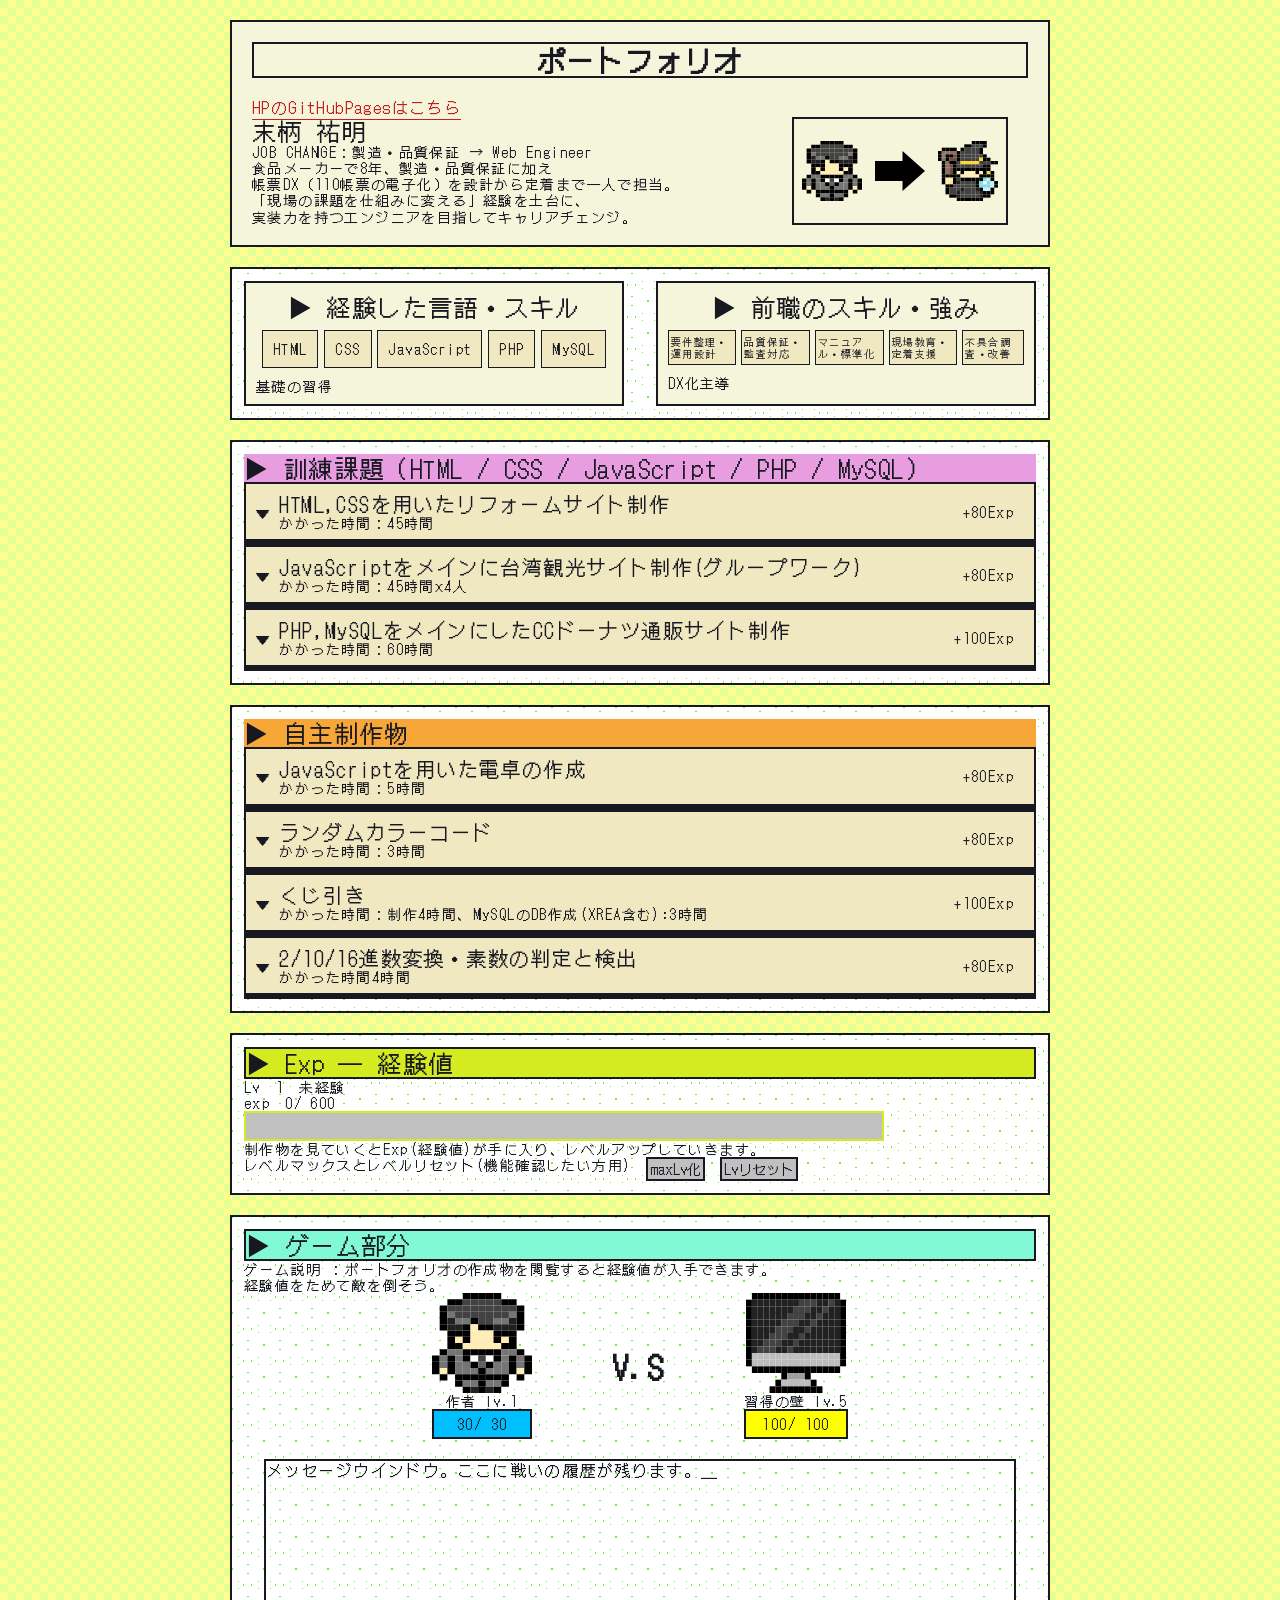
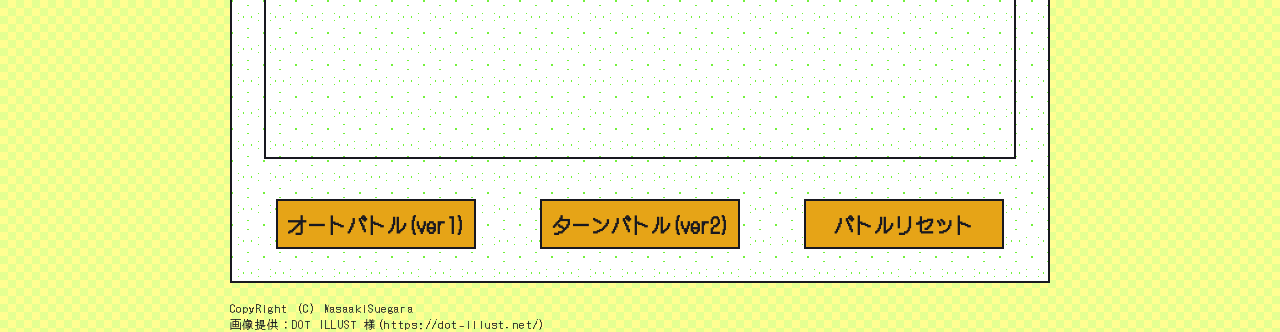
<file: index.html>
<!DOCTYPE html>
<html lang="ja">
<head>
    <meta charset="UTF-8">
    <meta name="viewport" content="width=device-width, initial-scale=1.0">
    <link rel="stylesheet" href="common/reset.css">
    <link rel="preconnect" href="https://fonts.googleapis.com">
    <link rel="preconnect" href="https://fonts.gstatic.com" crossorigin>
    <link href="https://fonts.googleapis.com/css2?family=DotGothic16&family=M+PLUS+1:wght@100..900&family=Noto+Sans+JP:wght@100..900&display=swap" rel="stylesheet">
    <link rel="stylesheet" href="styles/style.css">
    <title>ポートフォリオ_末柄</title>
</head>
<body>
    <!-- ヘッダーは見出し。タイトルとこのサイトのコンセプト説明 -->
    <header>
        <h1 class="hTitle">ポートフォリオ</h1>
        <a class="card-link" href="https://masaakisuegara.github.io/tree/main/reformWebSite" target="_blank">HPのGitHubPagesはこちら</a>
        <div class="hBlock">
            <div class="hLeft">
                <div class="hName article"> 末柄 祐明</div>
                <div class="hJob">JOB CHANGE：製造・品質保証 → Web Engineer</div>
                <div class="hCatchCopy">
                    食品メーカーで8年、製造・品質保証に加え<br>
                    帳票DX（110帳票の電子化）を設計から定着まで一人で担当。<br>
                   「現場の課題を仕組みに変える」経験を土台に、<br>
                    実装力を持つエンジニアを目指してキャリアチェンジ。
                </div>
            </div>
            <div class="hRight">
                    <img class="wIcon" src="images/character_shakaijin_man_01_gray_black.svg" alt="自画像代理">
                    <img class="wIcon" src="images/rightArrow.svg" alt="矢印">
                    <img class="wIcon" src="images/character_mahotsukai_02_black.svg" alt="成長した後">
            </div>
        </div>
    </header>
    <!-- メインは4セクション。1.スキル2.制作物3.自作物4.ゲーム作成(ポートフォリオ制作物) -->
    <main>
        <!-- 一つめ。スキルに関して記述する。 -->
        <section class="skillBlock">
            <div class="skillWindow">
                <p class="skillTitle article">▶ 経験した言語・スキル</p>
                <div class="skillList">
                    <span class="skill">HTML</span>
                    <span class="skill">CSS</span>
                    <span class="skill">JavaScript</span>
                    <span class="skill">PHP</span>
                    <span class="skill">MySQL</span>
                </div>
                <div class="skillMemo">基礎の習得</div>
            </div>
            <div class="skillWindow">
                <p class="skillTitle article">▶ 前職のスキル・強み</p>
                <div class="jobSkillList">
                    <span class="jobSkill">要件整理・運用設計</span>
                    <span class="jobSkill">品質保証・監査対応</span>
                    <span class="jobSkill">マニュアル・標準化</span>
                    <span class="jobSkill">現場教育・定着支援</span>
                    <span class="jobSkill">不具合調査・改善</span>
                </div>
                <div class="jobSkillMemo">DX化主導</div>
            </div>
        </section>
            <!-- ２番目訓練校での制作物。３つ＋卒業制作。制作物と工夫したところ、苦労したところとかかった時間 -->
        <section class="schoolBlock">
            <h2 class="schoolCreate article">▶ 訓練課題（HTML / CSS / JavaScript / PHP / MySQL）</h2>
            <!-- １個目リフォームサイト -->
            <div class="cardCreate">
                <div class="cardLabel" id="label1">
                    <span class="triMark" id="triMark1">▼</span>
                    <div class="cardTitle">
                        <p class="subArticle">HTML,CSSを用いたリフォームサイト制作</p>
                        <p>かかった時間：45時間</p>
                    </div>
                    <span class="cardExp" id="expRF">+80Exp</span>
                </div>
                <!-- アコーディオンメニューの位置。 -->
                <div class="cardBody" id="toggle1" >
                    <p class="cardView sentenceArticle">▷ 概要</p>
                    <p class="cardText">HTMLとCSSのみで構成した静的Webサイト。デザインカンプを元にレスポンシブ対応を初めて意識した課題。</p>
                    <p class="cardView sentenceArticle">▷ 工夫した点</p>
                    <p class="cardText">ブロック要素をdivで明確に区切り、セッション単位でレイアウトが完結する構成を意識した。これによりレスポンシブ対応のコストを下げる設計とした。</p>
                    <p class="cardView sentenceArticle">▷ 苦労した点・課題点</p>
                    <p class="cardText">divの配置はツリー内部で連鎖するため1箇所のズレが全体レイアウトに波及するため、依存関係を把握しながらの修正を行いました。<br>
                        また、クラスの命名統一による管理は今後の課題の改善に繋がりました。</p>
                    <div class="card-links">
                        <a class="card-link" href="otherCreate/reformWebSite/index.html" target="_blank">▷ デモを見る</a>
                        <a class="card-link" href="https://masaakisuegara.github.io/tree/main/reformWebSite" target="_blank">▷ GitHub</a>
                    </div>
                </div>
            </div>
            <!-- 2個目台湾サイト -->
            <div class="cardCreate">
                <div class="cardLabel ">
                    <span class="triMark" id="triMark2">▼</span>
                    <div class="cardTitle">
                        <p class="subArticle">JavaScriptをメインに台湾観光サイト制作(グループワーク)</p>
                        <p>かかった時間：45時間×4人</p>
                    </div>
                    <span class="cardExp" id="expTW">+80Exp</span>
                </div>

                <div class="cardBody">
                    <p class="cardView sentenceArticle">▷ 概要</p>
                    <p class="cardText">台湾旅行をテーマにした4人グループ制作。スライダー・ドロワーメニュー・ヘッダーとフッターの共通パーツ化を担当した</p>
                    <p class="cardView sentenceArticle">▷ 工夫した点</p>
                    <p class="cardText">スライダーはHTMLの画像差し替えではなく。JavaScriptで画像配列を切り替える方法を採用し、レスポンシブ時、画像追加で切り替えられるよう設計しました。<br>
                    セクションごとに縦幅を指定し、他担当やセクションに影響が及ばないよう設計しました。</p>
                    <p class="cardView sentenceArticle">▷ 苦労した点</p>
                    <p class="cardText">共有パーツの独立した設計が不完全で個別のHTMLやCSSに依存する形し、結合時の調整に苦労しました。やブロック化が不完全でbodyタグへの依存が残った。<br>
                        グループ開発における担当の定義とプログラムの依存関係のすり合わせを行う必要があると実感しました。</p>
                    <div class="card-links">
                        <a class="card-link" href="otherCreate/taiwanTravelWebSite/index.html" target="_blank">▷ デモを見る</a>
                        <a class="card-link" href="https://github.com/MasaakiSuegara/MasaakiSuegara.github.io/tree/main/taiwanTravelWebSite" target="_blank">▷ GitHub</a>
                    </div>
                </div>
            </div>
            <!-- ３個目ドーナツ通販サイト -->
            <div class="cardCreate">
                <div class="cardLabel">
                    <span class="triMark" id="triMark3">▼</span>
                    <div class="cardTitle">
                        <p class="subArticle">PHP,MySQLをメインにしたCCドーナツ通販サイト制作</p>
                        <p>かかった時間：60時間</p>
                    </div>
                    <span class="cardExp" id="expCC">+100Exp</span>
                </div>
                <div class="cardBody">
                    <p class="cardView sentenceArticle">▷ 概要</p>
                    <p class="cardText">PHPとMySQLを用いた架空のECサイト。XREA上での本番公開まで実施した実践的な課題。<br>
                        DBは3テーブル構成（customers,products,creditData）で設計し、会員登録から購入完了までの一連のフローを実装した。</p>
                    <p class="cardView sentenceArticle">▷ 工夫した点</p>
                    <p class="cardText">カート機能において再計算や重複時の加算などの複数ページをまたぐ計算機能の実装。<br>
                        購入確認ページではログイン未完了とカートが空のパターンの検出機能を実装し、カード未登録時は登録ページへ誘導する分岐を設けた。<br>
                        XREAを用いた本番環境ではDB接続情報と接続プロンプトを別ファイルにしてDB接続情報が外部より見られないようにした。</p>
                    <p class="cardView sentenceArticle">▷ 苦労した点</p>
                    <p class="cardText">セッション管理とDB取得の両方を組み合わせるページ（購入確認など）では、データの取得元・タイミング・スコープの整理に時間がかかった。<br>
                        PHPとHTMLの混在記述から、echo出力による純PHPブロックへの移行過程で、文字列連結の記法ミスによるエラーの特定に繰り返しデバッグが必要だった。</p>
                    <div class="card-links">
                        <a class="card-link" href="otherCreate/ccdonuts_XREAuploadFolder/ccdonuts/index.php" target="_blank">▷ デモを見る</a>
                        <a class="card-link" href="" target="_blank">▷ GitHub</a>
                    </div>
                </div>
            </div>
        </section>
        <section class="selfBlock">
        <!-- 自分で作った制作物を掲示するブロック -->
            <h2 class="selfCreate article">▶ 自主制作物</h2>
            <div class="cardCreate">
                <div class="cardLabel">
                    <span class="triMark" id="triMark4">▼</span>
                    <div class="cardTitle">
                        <p class="subArticle">JavaScriptを用いた電卓の作成</p>
                        <p>かかった時間：5時間</p>
                    </div>
                    <span class="cardExp" id="expDT">+80Exp</span>
                </div>
                <div class="cardBody">
                <p class="cardView sentenceArticle">▷ 概要</p>
                    <p class="cardText">JavaScriptを用いた電卓による計算機能の作成</p>
                    <p class="cardView sentenceArticle">▷ 工夫した点</p>
                    <p class="cardText">被乗数・演算子・乗数を独立した変数で管理するステート設計を採用した。<br>
                        演算子入力を契機に右辺入力モードへ自動切り替えし、計算後の動作を演算子で連続計算と数字で新規計算に分岐させ、計算履歴をメッセージウインドウに記録するようにした。</p>
                    <p class="cardView sentenceArticle">▷ 課題点</p>
                    <p class="cardText">（）を用いた数式の優先処理及び複数の演算子を用いた複合処理の実装が今後の課題。</p>
                    <div class="card-links">
                        <a class="card-link" href="otherCreate/dentaku/index.html" target="_blank">▷ デモを見る</a>
                        <a class="card-link" href="https://github.com/MasaakiSuegara/MasaakiSuegara.github.io/tree/main/calculatorJS" target="_blank">▷ GitHub</a>
                    </div>
                </div>
            </div>
            <!-- カラーコード -->
             <div class="cardCreate">
                <div class="cardLabel">
                    <span class="triMark" id="triMark5">▼</span>
                    <div class="cardTitle">
                        <p class="subArticle">ランダムカラーコード</p>
                        <p>かかった時間：3時間</p>
                    </div>
                    <span class="cardExp" id="expRC">+80Exp</span>
                </div>
                <div class="cardBody">
                    <p class="cardView sentenceArticle">▷ 工夫した点</p>
                    <p class="cardText">RGB各チャンネルを独立して乱数生成し、透明度をセレクトボックスで制御する設計とした。<br>
                        生成値はプレビューボックスとページ背景の両方にリアルタイム反映させ、視覚的に確認できるようにしつつ、クリップボードコピーボタンを設けた。</p>
                    <p class="cardView sentenceArticle">▷ 現状</p>
                    <p class="cardText">色の重み付け（特定色域への偏り制御）が未実装のため純粋な一様乱数での生成となっており、実用的な配色ツールとしての精度に課題がある。生成履歴の表示も未実装</p>
                    <div class="card-links">
                        <a class="card-link" href="otherCreate/luckyColor/index.html" target="_blank">▷ デモを見る</a>
                        <a class="card-link" href="https://github.com/MasaakiSuegara/MasaakiSuegara.github.io/tree/main/luckyColor" target="_blank">▷ GitHub</a>
                    </div>
                </div>
            </div>
            <!-- くじ引き -->
             <div class="cardCreate">
                <div class="cardLabel">
                    <span class="triMark" id="triMark6">▼</span>
                    <div class="cardTitle">
                        <p class="subArticle">くじ引き</p>
                        <p>かかった時間：制作4時間、MySQLのDB作成(XREA含む):3時間</p>
                    </div>
                    <span class="cardExp" id="expFT">+100Exp</span>
                </div>
                <div class="cardBody">
                    <p class="cardView sentenceArticle">▷ 工夫した点</p>
                    <p class="cardText">同一の抽選処理をJavaScript・PHP・MySQLの3レイヤーで実装し、1画面で動作比較できる構成とした。<br>
                    PHP版はfetch()によるJSON通信でサーバー側処理の結果を非同期取得する構造。DB版はPHP側で抽選した結果をキーにDBを検索し、紐づく運勢を返す。<br>
                    抽選結果はJSONファイルに保存する仕組みも実装した。</p>
                    <p class="cardView sentenceArticle">▷ 苦労・課題点</p>
                    <p class="cardText">DBを用いた結果の参照はローカルで機能する組み方で作成した後にXREAへ移行しようとした際、プログラムの書き換え必要箇所が把握できず<br>
                    DB作成以上に時間を費やしたため次はWebのDBを使う前提の設計を組みたい。</p>
                    <div class="card-links">
                        <a class="card-link" href="otherCreate/fukutameshi/index.html" target="_blank">▷ デモを見る</a>
                        <a class="card-link" href="https://github.com/MasaakiSuegara/MasaakiSuegara.github.io/tree/main/luckyColor" target="_blank">▷ GitHub</a>
                    </div>
                </div>
            </div>
            <!-- 進数変換と素数検出 -->
             <div class="cardCreate">
                <div class="cardLabel">
                    <span class="triMark" id="triMark7">▼</span>
                    <div class="cardTitle">
                        <p class="subArticle">2/10/16進数変換・素数の判定と検出</p>
                        <p>かかった時間4時間</p>
                    </div>
                    <span class="cardExp" id="expNC">+80Exp</span>
                </div>
                <div class="cardBody">
                    <p class="cardView sentenceArticle">▷ 工夫した点</p>
                    <p class="cardText">進数変換:入力された数値を一度10進数に変換することでif文の分岐を省略した。<br>
                    素数の判定と検出:数値の約数の最大値はルート以下であることからルート以下の数値を計算式から除外し、素数の出現個数と昇順降順の表示設定を設けることで、処理が重くなりにくい構造にできるよう工夫した。</p>
                    <p class="cardView sentenceArticle">▷ 課題点</p>
                    <p class="cardText">自然数以外の数値が入力された場合の対処(近似値を採用するか、±反転など)であるため、プログラムの作成課題として進めたい。</p>
                    <div class="card-links">
                        <a class="card-link" href="otherCreate/primaryNumber/index.html" target="_blank">▷ デモを見る</a>
                        <a class="card-link" href="" target="_blank">▷ GitHub</a>
                    </div>
                </div>
            </div>
        </section>
        <!-- 自分で作った制作物を掲示するブロック -->
        <section class="expBlock">
            <h2 class="expLabel article">▶ Exp ― 経験値</h2>
            <div class="status">
                <p class="lv" id="lv">Lv</p>
                <p class="lvNum" id="currentLv">1</p>
                <p class="lvClass" id="currentClass">未経験</p>
            </div>
            <div class="expCharge">
                <p>exp</p>
                <p><span id="currentExp">0</span>/ 600</p>
            </div>
            <div class="expGaugeFlame">
                <div class="expGauge" id="expGauge"></div>
            </div>
            <p class="expRule">
                制作物を見ていくとExp(経験値)が手に入り、レベルアップしていきます。
            </p>
            <div class="powerLv">
                <p>レベルマックスとレベルリセット(機能確認したい方用)</p>
                <button class="lvButton" id="maxLv">maxLv化</button>
                <button class="lvButton" id="resetLv">Lvリセット</button>
            </div>
        </section>

        <section class="gameBlock">
            <h2 class="gameLabel article">▶ ゲーム部分</h2>
            <p>ゲーム説明 ：ポートフォリオの作成物を閲覧すると経験値が入手できます。<br>
            経験値をためて敵を倒そう。
            </p>
            <!-- キャラ並べるdiv -->
            <div class="gameWindow">
               <div class="chara player">
                    <div><img class="charaGra" id="playerChara" src="images/character_shakaijin_man_01_gray_black.svg" alt="プレイヤー画像"></div>
                    <p>作者 lv.<span id="playerLv">1</span></p>
                    <div class="playerGaugeFlame">
                        <div class="playerGauge" id="playerGauge">
                            <div class="gaugeFlex">
                                <div>
                                    <span id="playerHp">30</span>/ <span id="playerMaxHp">30</span>
                                </div>
                            </div>
                        </div>
                    </div>
                </div>
                <div class="versus">V.S</div>
                <div class="chara enemy">
                    <div id="winLink"><img class="charaGra" id="enemyChara" src="images/pc_desktop.svg" alt="エネミー画像"></div>
                    <p>習得の壁 lv.5 </p>
                    <div class="enemyGaugeFlame">
                        <div class="enemyGauge" id="enemyGauge">
                            <div class="gaugeFlex">
                                <span id="enemyHp">100</span>/ <span id="enemyMaxHp">100</span>
                            </div>
                        </div>
                    </div>
                </div>
            </div>
            <div class="messageWindow" id="messageWindow">メッセージウインドウ。ここに戦いの履歴が残ります。<span class="blinking">＿</span></div>
            <div class="battleButton">
                <button class="battleStart" id="battleStart">オートバトル(ver1)</button>
                <button class="turnStart" id="turnStart">ターンバトル(ver2)</button>
                <button class="battleReset" id="battleReset">バトルリセット</button>
            </div>
        </section>
    </main>
    <!-- 画像提供やCマーク -->
    <footer>
        <p><small>CopyRight (C) MasaakiSuegara</small></p>
        <p><small>画像提供：DOT ILLUST 様(https://dot-illust.net/)</small></p>
    </footer>
    <script src="scripts/script.js"></script>
</body>
</file>
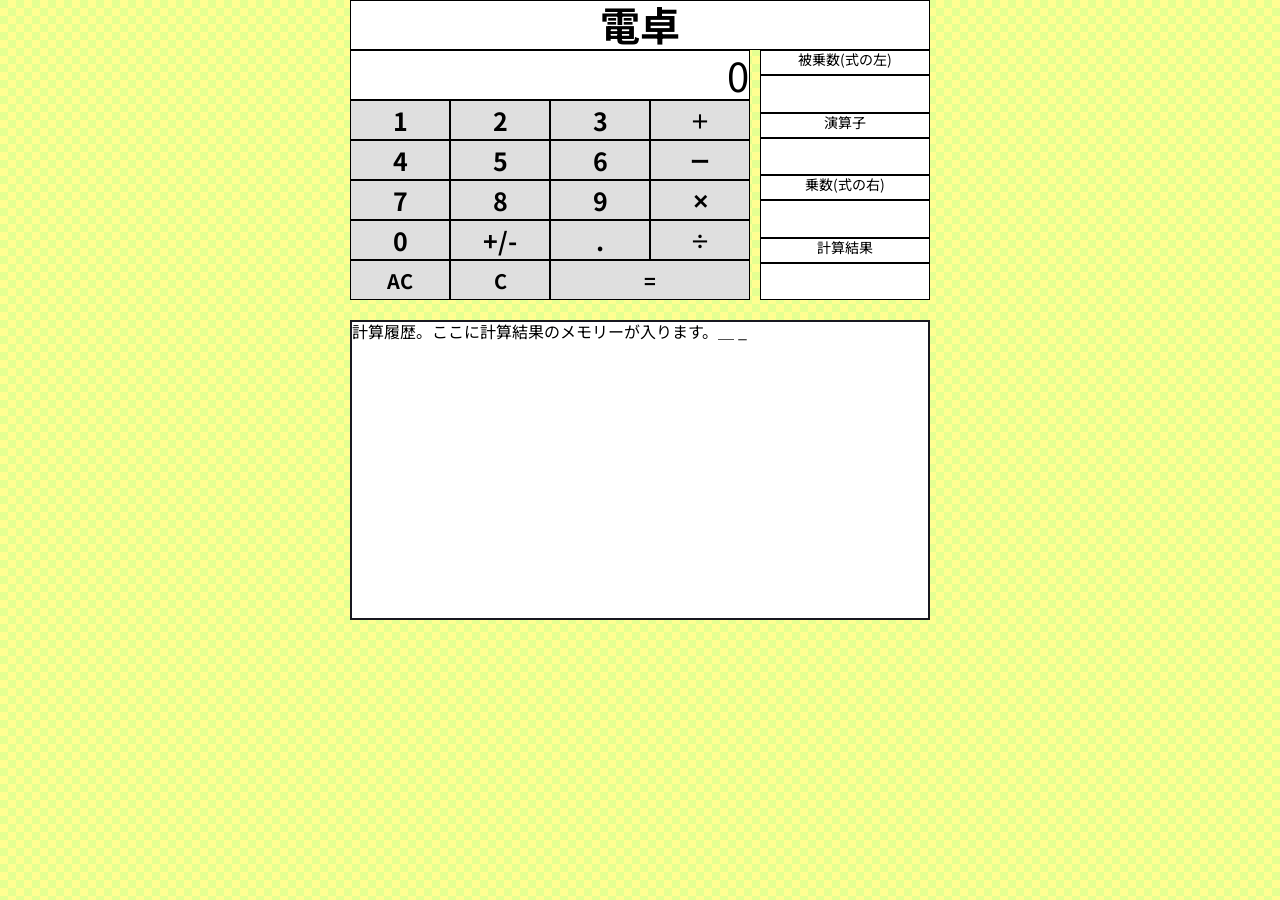
<file: otherCreate/dentaku/index.html>
<!DOCTYPE html>
<html lang="ja">
<head>
    <meta charset="UTF-8">
    <meta name="viewport" content="width=device-width, initial-scale=1.0">
    <link rel="stylesheet" href="../common/reset.css">
    <link rel="preconnect" href="https://fonts.googleapis.com"><!-- NotoSansJapaneseとNotoSerifJapaneseのgooglefonts使用 -->
    <link rel="preconnect" href="https://fonts.gstatic.com" crossorigin>
    <link href="https://fonts.googleapis.com/css2?family=Noto+Sans+JP:wght@100..900&family=Noto+Serif+JP:wght@200..900&display=swap" rel="stylesheet">
    <link rel="stylesheet" href="styles/style.css">
    <title>電卓_ポートフォリオ</title>
</head>
<body>
    <header>
        <p class="title">電卓</p>
    </header>
    <main>
        <div class="flexBox">
            <section class="calculate">
                <input type="text" id="cWindow" class="display" value="0">
                <button type="button" class="cButton" value="1"><span class="num">1</span></button>
                <button type="button" class="cButton" value="2"><span class="num">2</span></button>
                <button type="button" class="cButton" value="3"><span class="num">3</span></button>
                <button type="button" class="cButton" id="" value="+"><span class="ope">＋</span></button>
                <button type="button" class="cButton" value="4"><span class="num">4</span></button>
                <button type="button" class="cButton" value="5"><span class="num">5</span></button>
                <button type="button" class="cButton" value="6"><span class="num">6</span></button>
                <button type="button" class="cButton" value="-"><span class="ope">ー</span></button>
                <button type="button" class="cButton" value="7"><span class="num">7</span></button>
                <button type="button" class="cButton" value="8"><span class="num">8</span></button>
                <button type="button" class="cButton" value="9"><span class="num">9</span></button>
                <button type="button" class="cButton" value="*"><span class="ope">✕</span></button>
                <button type="button" class="cButton" value="0"><span class="num">0</span></button>
                <button type="button" class="cButton" value="+/-" id="pmChange"><span class="num">+/-</span></button>
                <button type="button" class="cButton" value="." id="ponit"><span class="num">.</span></button>
                <button type="button" class="cButton" value="/"><span class="ope">÷</span></button>
                <button type="button" class="cButton allClear" value="AC" id="allClear"><span class="ope">AC</span></button>
                <button type="button" class="cButton oneClear" value="C" id="oneClear"><span class="ope">C</span></button>
                <button type="button" class="Ecall" value="=" id="equal"><span class="ope">=</span></button>
            </section>
            <section class="calcFlow">
                    <p class="flow">被乗数(式の左)</p>
                    <input type="text" id="firstNumber" class="flow clear" value="">
                    <p class="flow">演算子</p>
                    <input type="text" id="secondOperator" class="flow  clear" value="">
                    <p class="flow">乗数(式の右)</p>
                    <input type="text" id="thirdNumber" class="flow clear" value="">
                    <p class="flow">計算結果</p>
                    <input type="text" id="cResult" class="flow clear" value="">
            </section>
        </div>
        <div class="messageWindow" id="messageWindow">計算履歴。ここに計算結果のメモリーが入ります。<span class="blinking">＿</span></div>
    </main>
    <script src="scripts/script.js"></script>
</body>
</html>
</file>
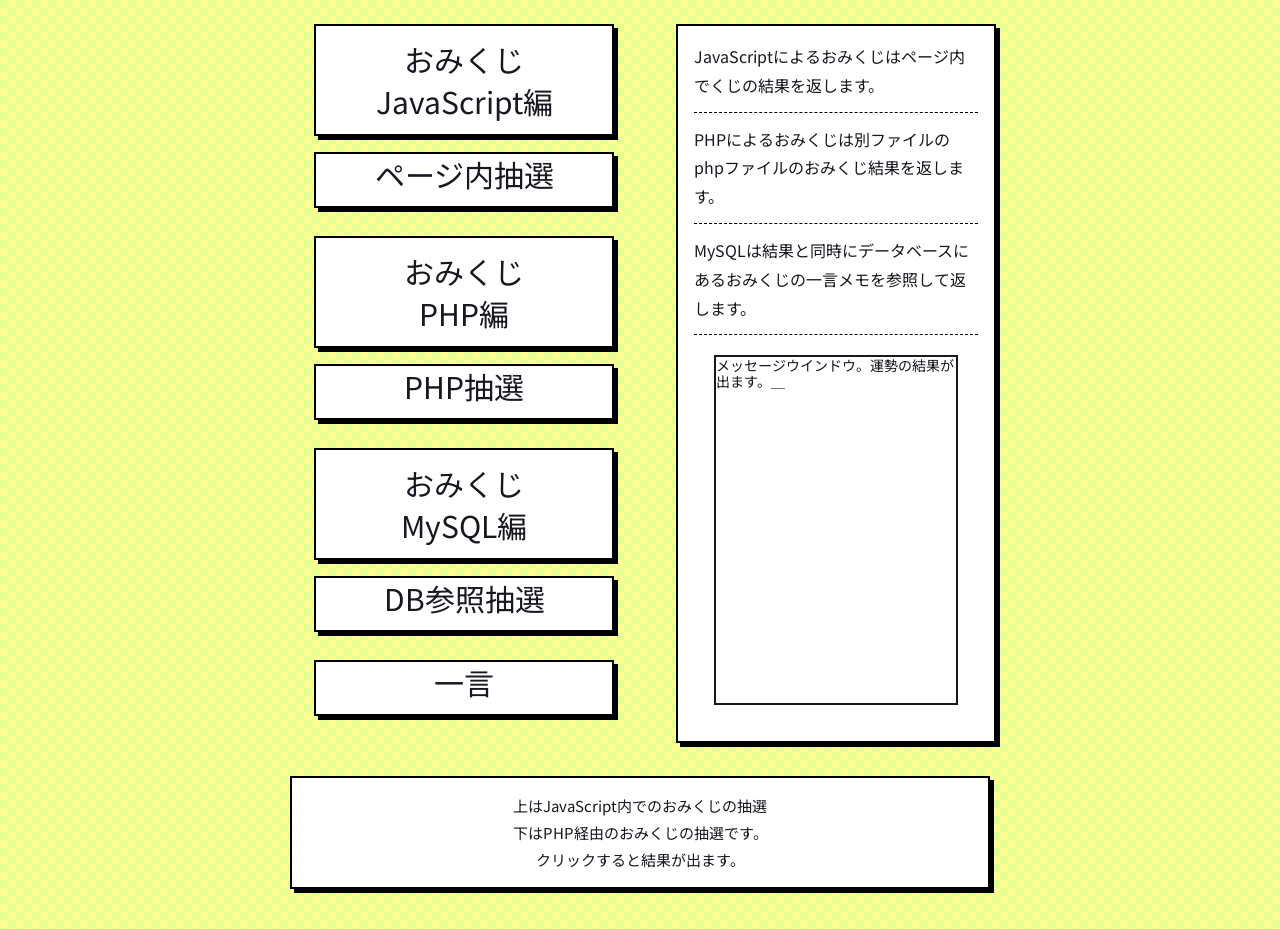
<file: otherCreate/fukutameshi/index.html>
<!DOCTYPE html>
<html lang="ja">
<head>
    <meta charset="UTF-8">
    <meta name="viewport" content="width=device-width, initial-scale=1.0">
    <link rel="stylesheet" href="../common/reset.css">
    <link rel="preconnect" href="https://fonts.googleapis.com"><!-- NotoSansJapaneseとNotoSerifJapaneseのgooglefonts使用 -->
    <link rel="preconnect" href="https://fonts.gstatic.com" crossorigin>
    <link href="https://fonts.googleapis.com/css2?family=Noto+Sans+JP:wght@100..900&family=Noto+Serif+JP:wght@200..900&display=swap" rel="stylesheet">
    <link rel="stylesheet" href="styles/style.css">
    <title>おみくじ_ポートフォリオ</title>
</head>
<body>
    <div class="wrapper">
        <div class="kuziBlock">
            <h1 class="fuku">おみくじ<br> JavaScript編</h1>
            <p  class="omikuzi" id="fungyaro">ページ内抽選</p>
        

            <h1 class="fuku">おみくじ<br> PHP編</h1>
            <p class="omikuzi" id="honnyaka">PHP抽選</p>

            <h1 class="fuku">おみくじ<br> MySQL編</h1>
            <p class="omikuzi" id="tyoayo">DB参照抽選</p>
            <p class="omikuzi" id="baseyo">一言</p>
        </div>
        <div class="exBlock">
            <div class="exText">JavaScriptによるおみくじはページ内でくじの結果を返します。</div>
            <div class="exText">PHPによるおみくじは別ファイルのphpファイルのおみくじ結果を返します。</div>
            <div class="exText">MySQLは結果と同時にデータベースにあるおみくじの一言メモを参照して返します。</div>
            <div class="messageWindow" id="messageWindow">メッセージウインドウ。運勢の結果が出ます。<span class="blinking">＿</span></div>
        </div>
    </div>
    <p class="textBox">上はJavaScript内でのおみくじの抽選<br>
    下はPHP経由のおみくじの抽選です。<br>クリックすると結果が出ます。</p>

    

    <script>
        let message  = document.getElementById('messageWindow');
        let omikuziList = ["大吉","中吉","中吉","吉","吉","吉","小吉","小吉","小吉","末吉","末吉","凶","大凶","超吉"];
        function lucky(kuzi,box) {
            if  (kuzi === '超吉') {
               box.style.backgroundColor = '#EFF72B'; 
            } else if (kuzi !== '超吉') {
                box.style.backgroundColor = '#fff';
            };
        };
        //JavaScript内でおみくじを引く
        fungyaro.onclick = function() {
            const result = Math.floor(Math.random()*omikuziList.length);
            message.textContent += '\n'+'JS版結果は:'+ omikuziList[result];
            lucky(omikuziList[result],fungyaro);
            document.getElementById('fungyaro').textContent = omikuziList[result];
        };
        //PHPファイルにおみくじをひかせて結果を取得する。
        honnyaka.onclick = function () {    
            fetch('fortune.php')
            .then(response => response.json())
            .then(data => {
            document.getElementById('honnyaka').textContent = data.運勢;
            lucky(data.運勢,honnyaka);
            message.textContent += '\n' + 'PHP版結果は:'+ data.運勢;
            })
            .catch(error => {
            honnyaka.textContent = 'エラーです。'
            });
        };
        //引いたくじとデータベースを照合してデータを持ってくる。
        tyoayo.onclick = function () {    
            fetch('fortune-SQL.php')
            .then(response => response.json())
            .then(data => {
            document.getElementById('tyoayo').textContent = data.luck;
            document.getElementById('baseyo').textContent = data.kuzi;
            lucky(data.luck,tyoayo);
            message.textContent += '\n' + 'MySQL版結果は:'+ data.luck + '\n' +'一言メモ:'+ data.kuzi;
            })
            .catch(error => {
            tyoayo.textContent = 'エラーです。'
            });
        };




    </script>
</body>
</html>
</file>
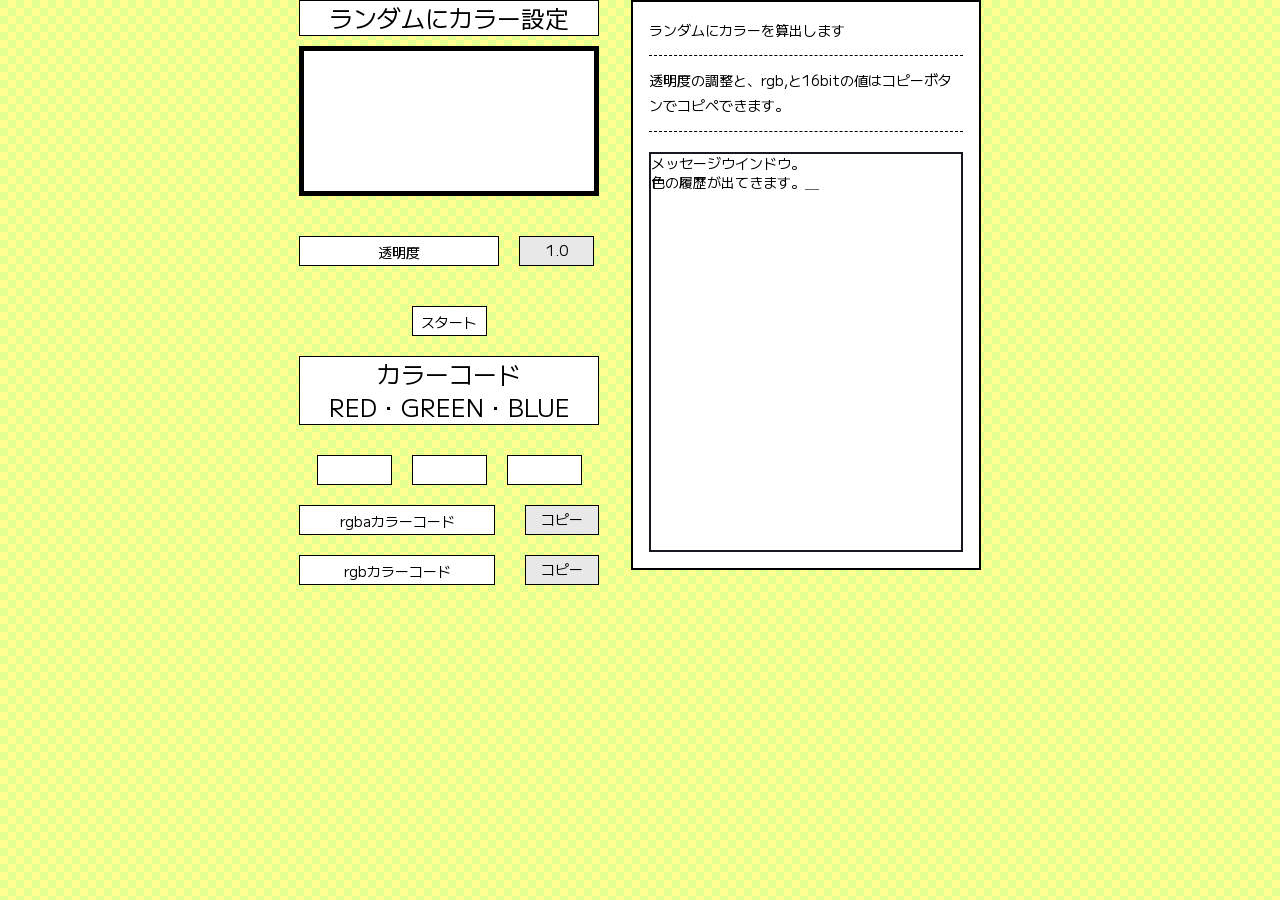
<file: otherCreate/luckyColor/index.html>
<!DOCTYPE html>
<html lang="ja">
<head>
    <meta charset="UTF-8">
    <meta name="viewport" content="width=device-width, initial-scale=1.0">
    <link rel="stylesheet" href="../common/reset.css">
    <link rel="preconnect" href="https://fonts.googleapis.com">
    <link rel="preconnect" href="https://fonts.gstatic.com" crossorigin>
    <link href="https://fonts.googleapis.com/css2?family=DotGothic16&family=M+PLUS+1:wght@100..900&family=Noto+Sans+JP:wght@100..900&display=swap" rel="stylesheet">
    <link rel="stylesheet" href="styles/style.css">
    <title>テンプレート</title>
</head>
<body class="bgColor" id="bgColor">
    <main class="wrapper">
        <div class="wLeft">
            <div class="colorRandom">
                <p class="colorEx">ランダムにカラー設定</p>
                <div class="colorBox" id="colorBox"></div><div class="todayBlock">
                <p class="todayColor">透明度</p>
                    <select  name="opocity" id="opocity" class="passion">
                        <option value="1.0">1.0</option>
                        <option value="0.9">0.9</option>
                        <option value="0.8">0.8</option>
                        <option value="0.7">0.7</option>
                        <option value="0.6">0.6</option>
                        <option value="0.5">0.5</option>
                        <option value="0.4">0.4</option>
                        <option value="0.3">0.3</option>
                        <option value="0.2">0.2</option>
                        <option value="0.1">0.1</option>
                        <option value="0">0</option>
                    </select>
            </div>
                <button id="cButton" class="colorButton">スタート</button>
                <p class="colorEx">カラーコード<br>RED・GREEN・BLUE</p>
            </div>
            <div class="rgb">
                <p id="redBox" class="numberBox"></p>
                <p id="greenBox" class="numberBox"></p>
                <p id="blueBox" class="numberBox"></p>
            </div>
            <div class="pasteBlock">
                <div class="rgbaBlock">
                    <p class="rgbaCode" id="rgbaCode">rgbaカラーコード</p>
                    <button class="rgbaPaste" id="rgbaPaste">コピー</button>
                </div>
                <div class="rgbBlock">
                    <p class="rgbCode" id="rgbCode">rgbカラーコード</p>
                    <button class="rgbPaste" id="rgbPaste">コピー</button>
                </div>
            </div>
        </div>
        <div class="exBlock">
            <div class="exText">ランダムにカラーを算出します</div>
            <div class="exText">透明度の調整と、rgb,と16bitの値はコピーボタンでコピペできます。</div>
            <div class="messageWindow" id="messageWindow">メッセージウインドウ。<br>色の履歴が出てきます。<span class="blinking">＿</span><br></div>
        </div>
    </main>
    <script src="scripts/script.js"></script>
</body>
</html>
</file>
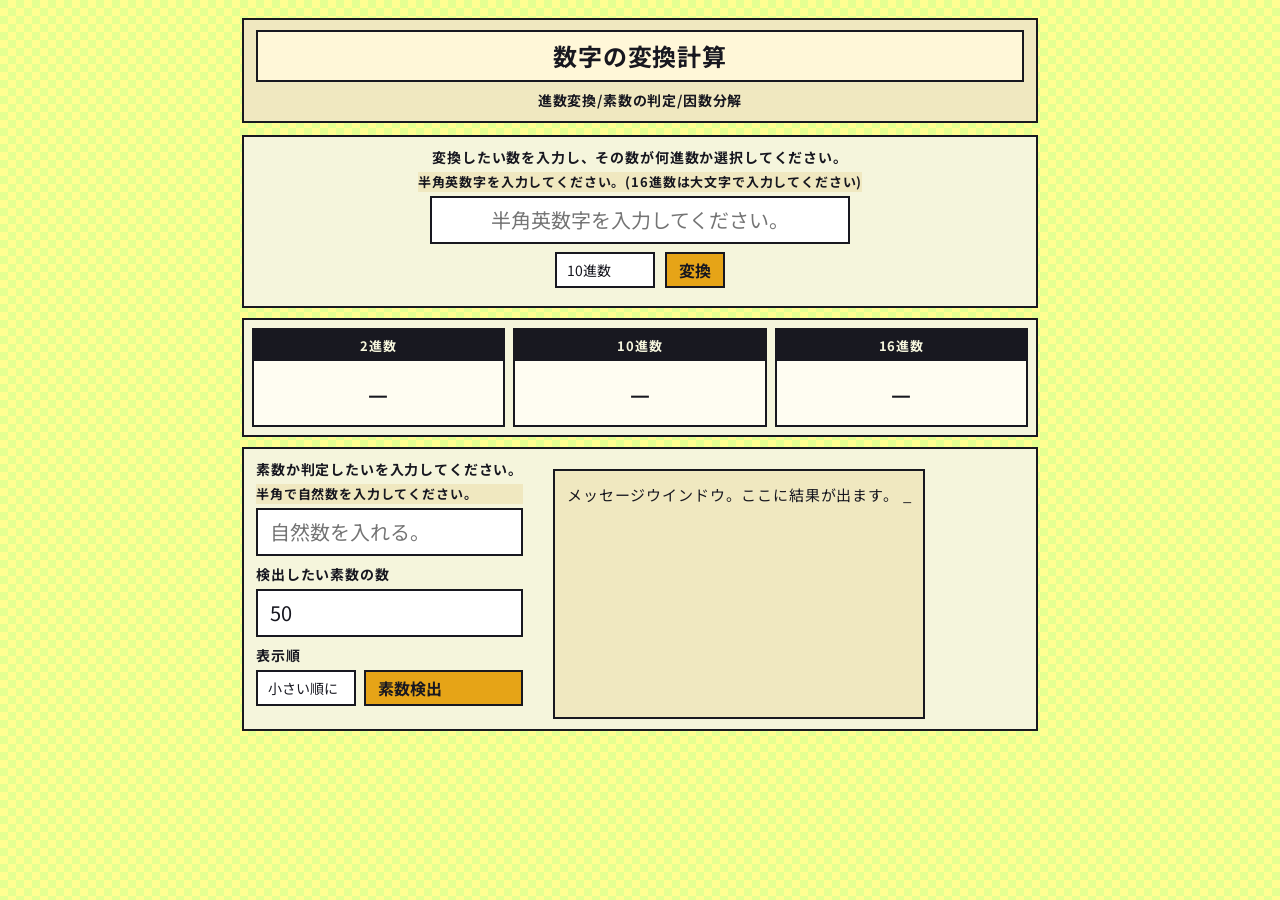
<file: otherCreate/primaryNumber/index.html>
<!DOCTYPE html>
<html lang="ja">
<head>
    <meta charset="UTF-8">
    <meta name="viewport" content="width=device-width, initial-scale=1.0">
    <link rel="stylesheet" href="../common/reset.css">
    <link rel="preconnect" href="https://fonts.googleapis.com"><!-- NotoSansJapaneseとNotoSerifJapaneseのgooglefonts使用 -->
    <link rel="preconnect" href="https://fonts.gstatic.com" crossorigin>
    <link href="https://fonts.googleapis.com/css2?family=Noto+Sans+JP:wght@100..900&family=Noto+Serif+JP:wght@200..900&display=swap" rel="stylesheet">
    <link rel="stylesheet" href="styles/style.css">
    <title>進数、素数検出_ポートフォリオ</title>
</head>
<body>
    <header>
        <h1 class="title">数字の変換計算</h1>
        <p class="titleName">進数変換/素数の判定/因数分解</p>
    </header>
    <main>
        <div class="baseBlock">
            <p class="baseLabel">変換したい数を入力し、その数が何進数か選択してください。</p>
            <p class="baseMessage" id="baseMessage">半角英数字を入力してください。(16進数は大文字で入力してください)</p>
            <input type="text" id="baseInput" class="baseInput" value="" placeholder="半角英数字を入力してください。">
            <div class="fromBaseFlex">
                <select class="fromBase" id="fromBase">
                    <option value="10">10進数</option>
                    <option value="2">2進数</option>
                    <option value="16">16進数</option>
                </select>
                <button class="baseConvert" id="baseConvert">変換</button>
            </div>
        </div>
        <div class="baseResults">
            <div class="baseCard b2">
                <div class="baseLabel">2進数</div>
                <div class="baseValue" id="base2">—</div>
            </div>
            <div class="baseCard b8">
                <div class="baseLabel">10進数</div>
                <div class="baseValue" id="base10">—</div>
            </div>
            <div class="baseCard b16">
                <div class="baseLabel">16進数</div>
                <div class="baseValue" id="base16">—</div>
            </div>
        </div>
        

        <div class="primeBlock">
            <div class="primeFlex">
                <p class="primeLabel">素数か判定したいを入力してください。</p>
                <p class="primeMessage" id="primeMessage">半角で自然数を入力してください。</p>
                <input type="text" id="primeInput" class="primeInput" value="" placeholder="自然数を入れる。">
                <!-- 素数を掲載する上限 -->
                <p class="primeLabel">検出したい素数の数</p>
                <input type="text" id="primeMax" class="primeMax" value="50">
                <p class="primeLabel">表示順</p>
                <div class="primeOrderFlex">
                    <select class="primeOrder" id="primeOrder">
                        <option value="asc">小さい順に</option>
                        <option value="desc">大きい順に</option>
                    </select>
                    <button class="primeConvert" id="primeConvert">素数検出</button>            
                </div>
            </div>
            <div class="messageWindow" id="messageWindow">メッセージウインドウ。ここに結果が出ます。</div>
        </div>
        
    </main>
<script src="scripts/script.js"></script>
</body>
</html>
</file>
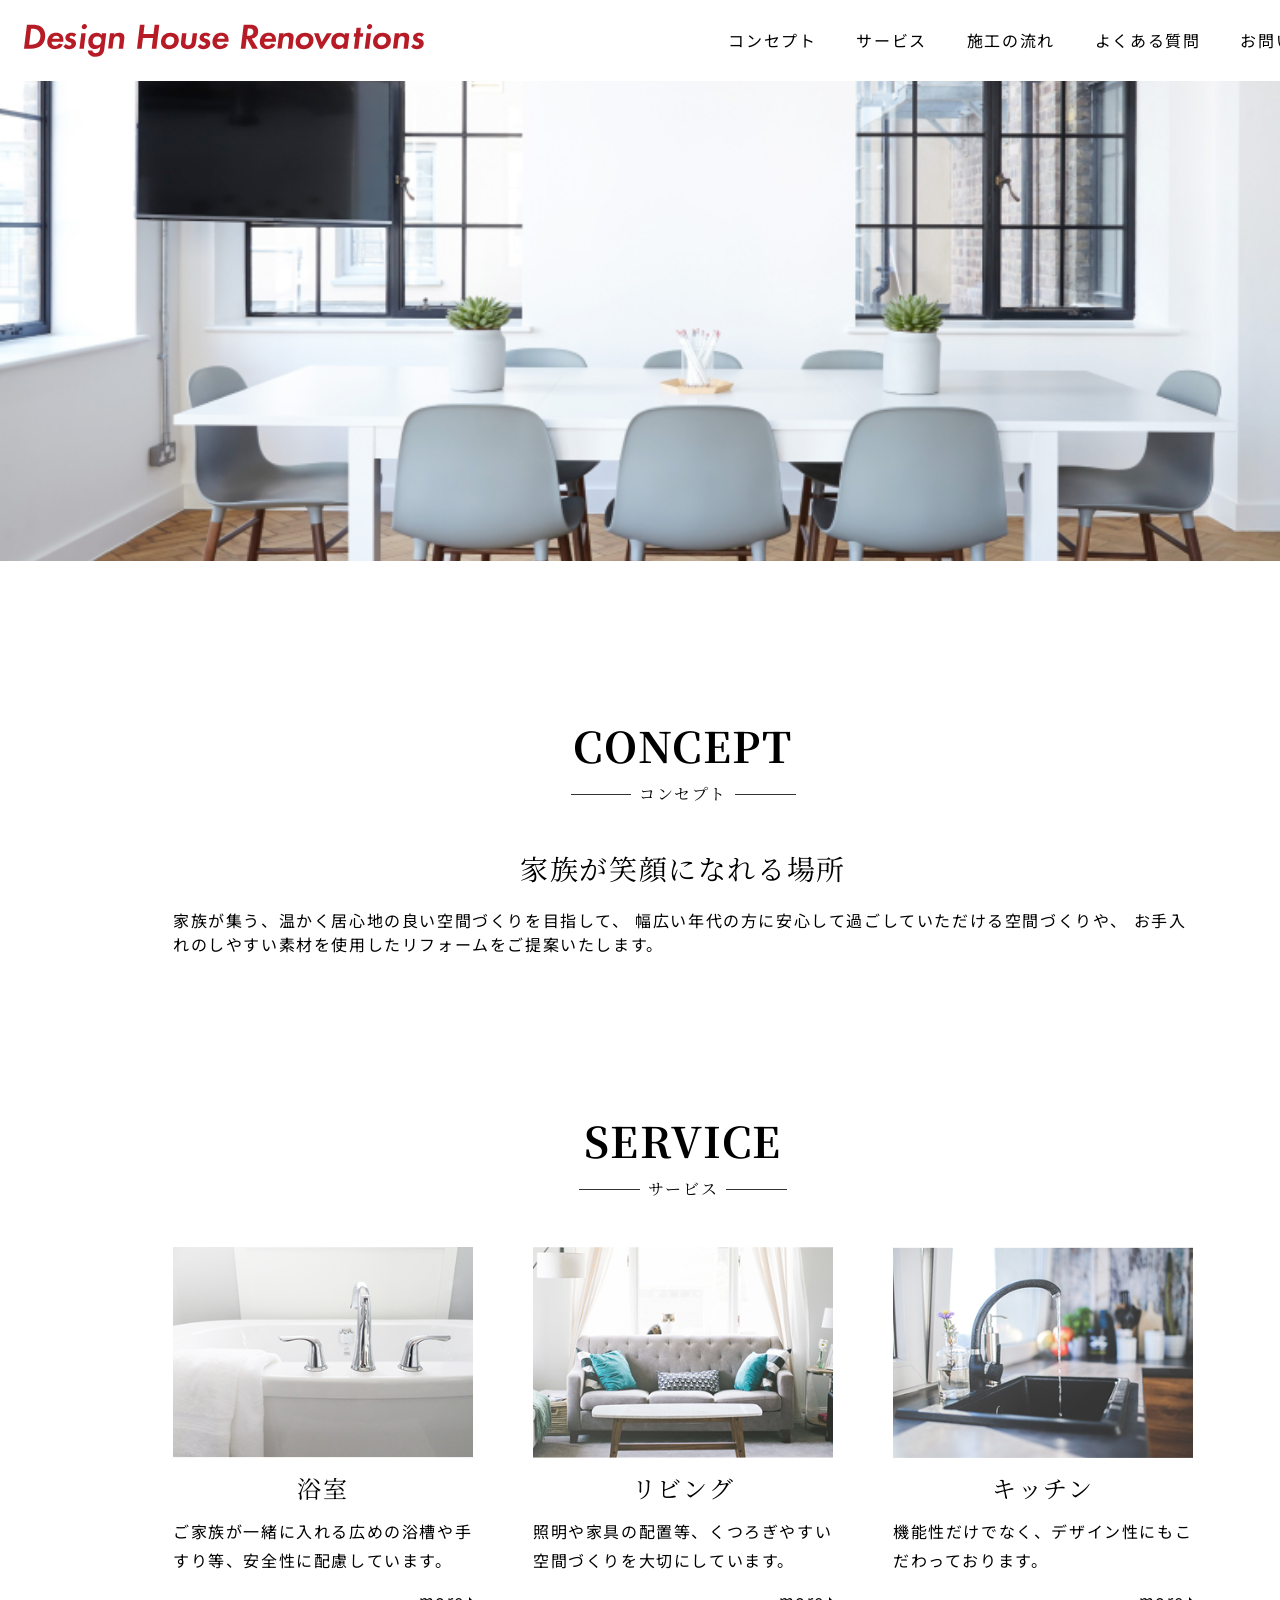
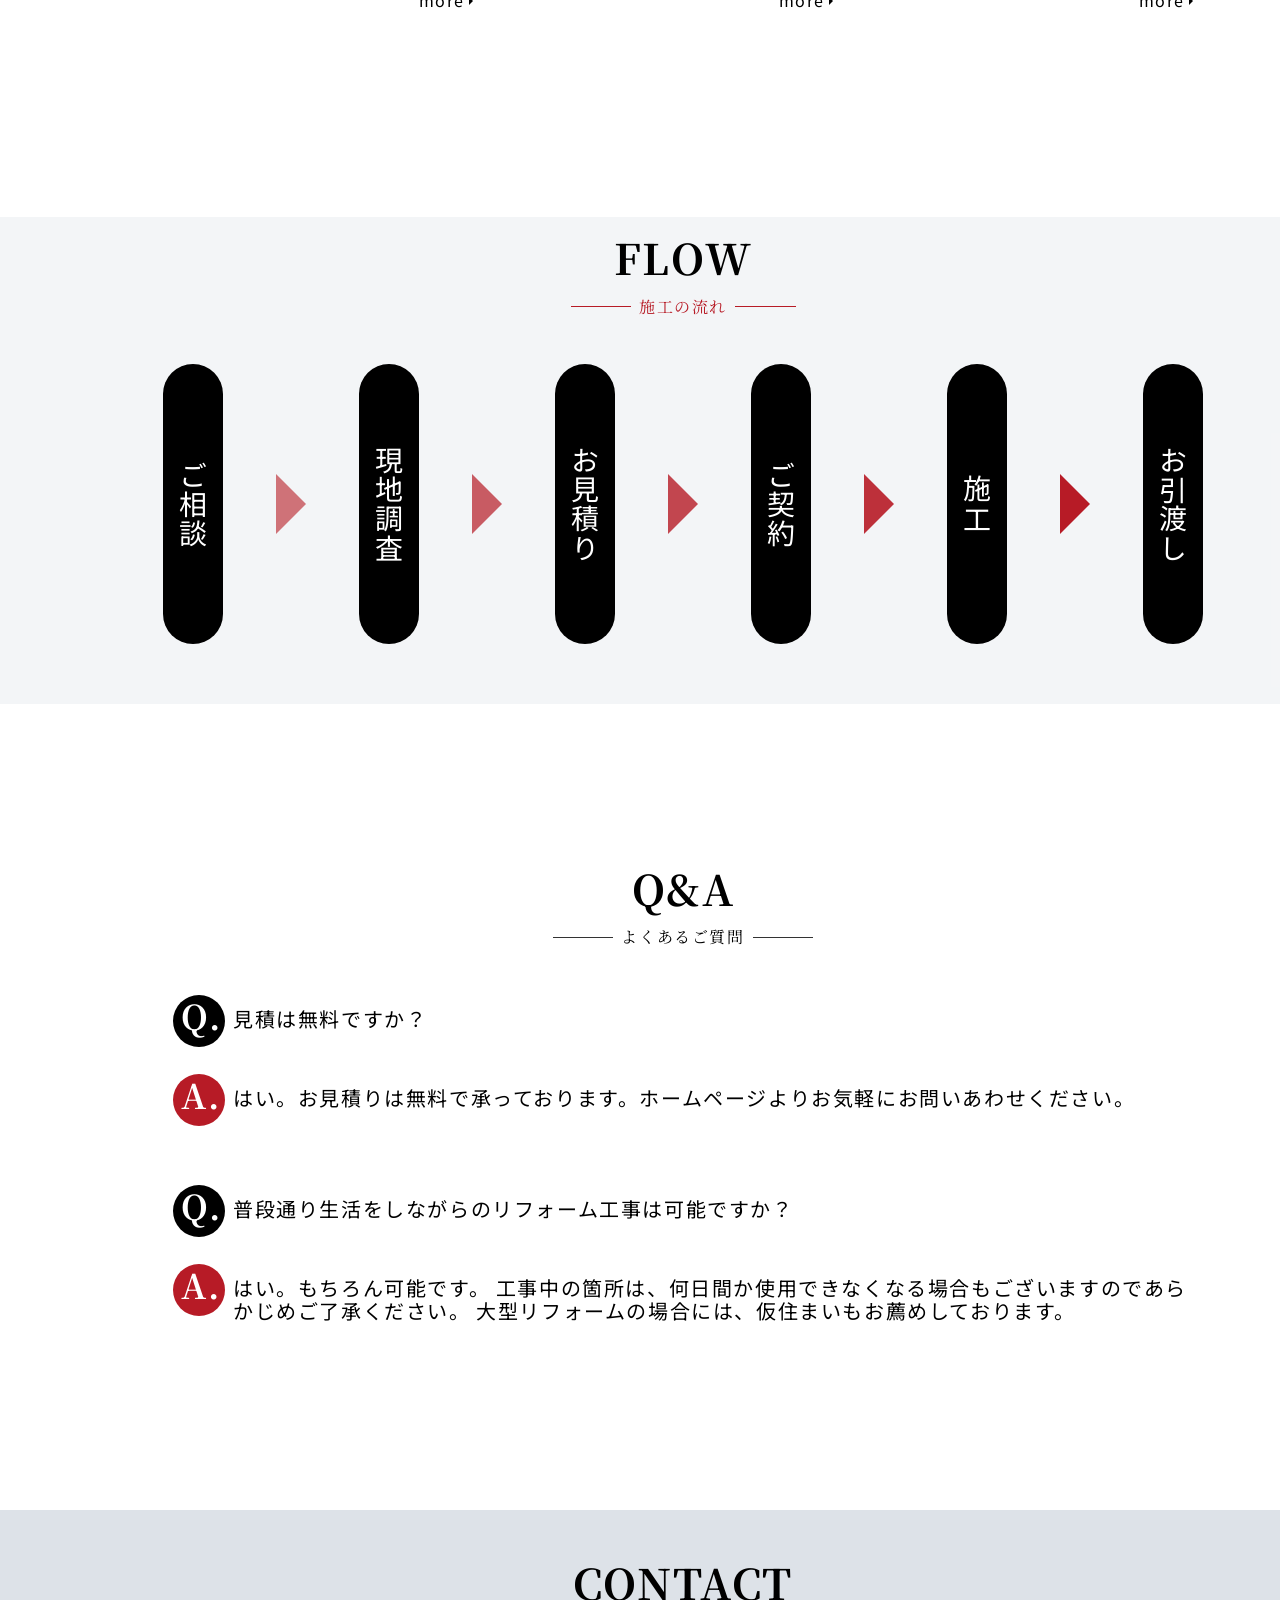
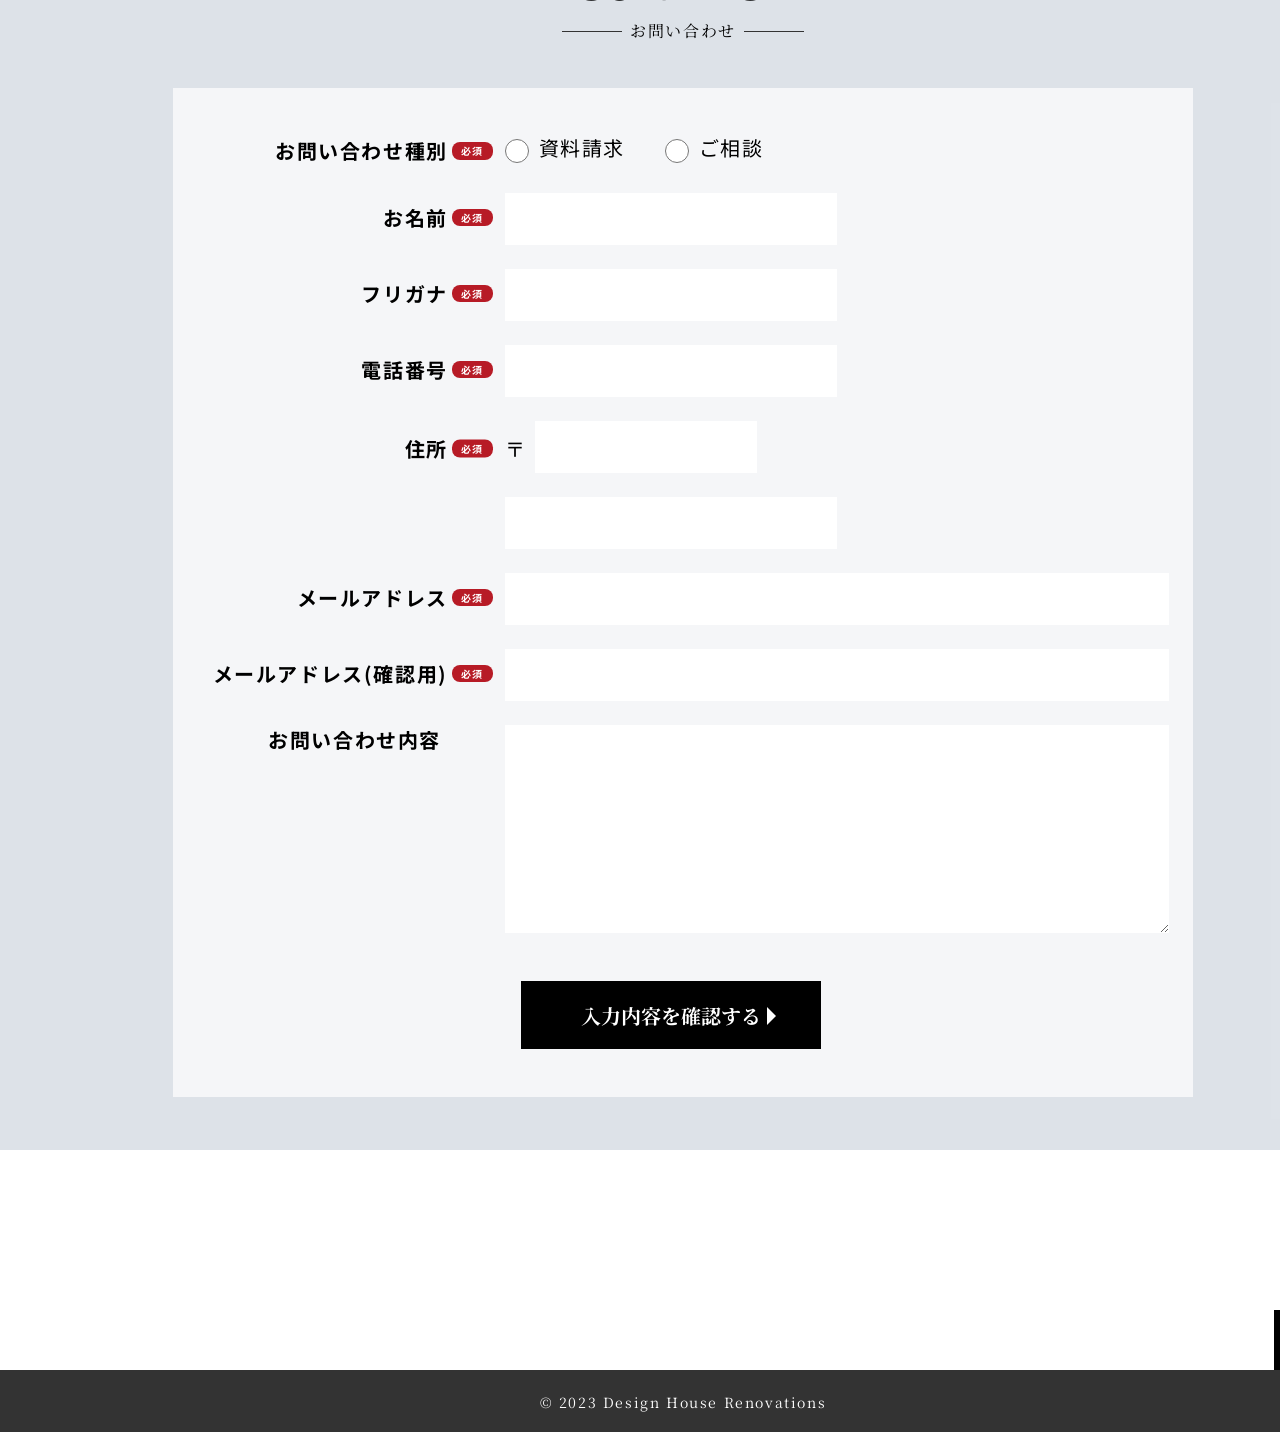
<file: otherCreate/reformWebSite/index.html>
<!DOCTYPE html>
<html lang="ja">
<head>
    <meta charset="UTF-8">
    <meta name="viewport" content="width=device-width, initial-scale=1.0">
    <link rel="stylesheet" href="common/reset.css">
    <link rel="preconnect" href="https://fonts.googleapis.com"><!-- NotoSansJapaneseとNotoSerifJapaneseのgooglefonts使用 -->
    <link rel="preconnect" href="https://fonts.gstatic.com" crossorigin>
    <link href="https://fonts.googleapis.com/css2?family=Noto+Sans+JP:wght@100..900&family=Noto+Serif+JP:wght@200..900&display=swap" rel="stylesheet">
    <link rel="stylesheet" href="styles/style.css">
    <title>Design House Renovations</title>
</head>
<!-- ここまでお決まり -->
<body>
    <!-- ヘッダーはロゴとハンバーガーメニュー -->
    <header>
        <h1 class="logodesign"><img src="images/logo_sp.svg" alt="ロゴ画像"></h1>
        <nav class="gMenu">
            <input class="menu-btn" type="checkbox" id="menu-btn">
            <label class="menu-icon" for="menu-btn">
                <span class="navicon"></span>
            </label>
            <ul class="menu">
                <li><a href="#concept">コンセプト</a></li>
                <li><a href="#service">サービス</a></li>
                <li><a href="#flow">施工の流れ</a></li>
                <li><a href="#qa">よくある質問</a></li>
                <li><a href="#contact">お問い合わせ</a></li>
            </ul>
        </nav>
        <!-- これハンバーガメニューのコピペ -->
    </header>
    <main>
<!-- ここはヒーロー画像だけの部分DIVとかは好きに入れて -->
        <section class="heroArea">
            <img src="images/hero3_big.png" alt="リビングのテーブルとイス">
        </section>
<!-- ここからコンセプトの部分 -->
 <!-- フリガナはSPANにしてみる。ダメだったらPにする。 -->
        <section id="concept" class="conceptArea">
            <h2>
                <span class="daimei">CONCEPT</span><span class="furigana">コンセプト</span>
            </h2>
            <h3 class="conceptSmile">
                家族が笑顔になれる場所
            </h3>
            <p>
                家族が集う、温かく居心地の良い空間づくりを目指して、
                幅広い年代の方に安心して過ごしていただける空間づくりや、
                お手入れのしやすい素材を使用したリフォームをご提案いたします。
            </p>
        </section>
<!-- ここからサービスと浴室、リビング、キッチン。説明と画像は１セット。スマホなら縦、PC横並べ -->
        <section id="service" class="serviceArea">
            <h2>
                <span class="daimei">SERVICE</span>
                <span class="furigana">サービス</span>
            </h2>
<!-- 画像と説明を横並べするためのＤＩＶタグ -->
            <div class="serviceAreaPC">
                <article class="sampleService">
                    <figure class="photo">
                        <img src="images/list-1-img_sp.png" alt="浴槽の画像">
                    </figure>
                    <div class="explanation">
                        <h3>浴室</h3>
                        <p>ご家族が一緒に入れる広めの浴槽や手すり等、安全性に配慮しています。</p>
                        <a class="moreArea" href="#"><span>more</span></a>
                    </div>
                </article>
                <article class="sampleService">
                    <figure class="photo">
                        <img src="images/list-2-img_sp.png" alt="ソファーの画像">
                    </figure>
                    <div class="explanation">
                        <h3>リビング</h3>
                        <p>照明や家具の配置等、くつろぎやすい空間づくりを大切にしています。 </p>
                        <a class="moreArea" href="#"><span>more</span></a>
                    </div>
                </article>
                <article class="sampleService">
                    <figure class="photo">
                        <img src="images/list-3-img_sp.png" alt="流し台の画像">
                    </figure>
                    <div class="explanation">
                        <h3>キッチン</h3>
                        <p>機能性だけでなく、デザイン性にもこだわっております。</p>
                        <a class="moreArea" href="#"><span>more</span></a>
                    </div>
                </article>
            </div>
        </section>
<!-- フロー図のエリア。スマホは縦向き、ＰＣは横並べ。かつ三角マーク設置。 -->
        <section id="flow" class="flowArea">
            <h2>
                <span class="daimei">FLOW</span>
                <span class="furigana">施工の流れ</span>
            </h2>
            <div class="flowList">
                <ul>
                    <li>ご相談</li>
                    <p class="redTri redTriOp60"></p>
                    <li>現地調査</li>
                    <p class="redTri redTriOp70"></p>
                    <li>お見積り</li>
                    <p class="redTri redTriOp80"></p>
                    <li>ご契約</li>
                    <p class="redTri redTriOp90"></p>
                    <li>施工</li>
                    <p class="redTri redTriOp100"></p>
                    <li>お引渡し</li>
                </ul>
            </div>
        </section>
<!-- ここからQ＆Aのエリア -->
        <section id="qa" class="qaArea">
            <h2>
                <span class="daimei">Q&A</span>
                <span class="furigana">よくあるご質問</span>
            </h2>
<!-- ここからQとAのコンビのところ1個目 -->
            <div class="qaWrap">
                <div class="qaRow">
                    <div class="qaBox qBoxOne">
                        <div class="qaIcon q">
                            <span class="iconText">Q.</span>
                        </div>
                        <div class="qaText">
                            見積は無料ですか？
                        </div>
                    </div>
                    <div class="qaBox">
                        <div class="qaIcon a">
                            <span class="iconText">A.</span>
                        </div>
                        <div class="qaText">
                            はい。お見積りは無料で承っております。ホームページよりお気軽にお問いあわせください。
                        </div>
                    </div>
                </div>
                <div class="qaRow">
                    <div class="qaBox">
                        <div class="qaIcon q">
                            <span class="iconText">Q.</span>
                        </div>
                        <div class="qaText">
                            普段通り生活をしながらのリフォーム工事は可能ですか？
                        </div>
                    </div>
                    <div class="qaBox">
                        <div class="qaIcon a">
                            <span class="iconText">A.</span>
                        </div>
                        <div class="qaText">
                            はい。もちろん可能です。
                            工事中の箇所は、何日間か使用できなくなる場合もございますのであらかじめご了承ください。
                            大型リフォームの場合には、仮住まいもお薦めしております。
                        </div>
                    </div>
                </div>
            </div>
        </section>
<!-- ここからフォームエリア -->
        <section id="contact" class="formArea">
            <h2>
                <span class="daimei">CONTACT</span>
                <span class="furigana">お問い合わせ</span>
            </h2>
                <form class="formBg" action="#" method="">
                        <div class="formRow">
                            <label class="label">
                                お問い合わせ種別
                                <span class="requireMark">必須</span>
                            </label>
                            <div class="radio">
                                <label>
                                    <input class="radioButton" type="radio" name="kinds" value="資料請求">
                                    <span class="radioText">資料請求</span>
                                </label>
                                <label>
                                    <input class="radioButton" type="radio" name="kinds" value="ご相談">
                                    <span class="radioText">ご相談</span>
                                </label>
                            </div>
                        </div>
                        <div class="formRow">
                            <label for="onamae" class="label">
                                お名前
                                <span class="requireMark">必須</span>
                            </label>
                            <input class="inputField shortSize" id="onamae" type="text" name="name" value="">
                        </div>
                        <div class="formRow">
                            <label for="onamaefurigana" class="label">
                                フリガナ
                                <span class="requireMark">必須</span>
                            </label>
                            <input class="inputField shortSize" id="onamaefurigana" type="text" name="furigana" value="">
                        </div>
                        <div class="formRow">
                            <label for="banngou" class="label">
                                電話番号
                                <span class="requireMark">必須</span>
                            </label>
                            <input class="inputField shortSize" id="banngou" type="tel" name="tel" value="">
                        </div>
                        <div class="postFormRow formRow">
                            <label for="address" class="label labelAddress">
                                住所
                                <span class="requireMark">必須</span>
                            </label>
                            <div class="postFormPC">
                                <label class="postForm">
                                    <span class="postMark">〒</span>
                                    <input class="inputField postCode" type="text" name="postcode" Value="">
                                </label>
                                <div class="addressForm">
                                    <input class="inputField longSize"  id="address" type="text" name="address" Value="">
                                </div>
                            </div>
                        </div>
                        <div class="formRow">
                            <label for="mailaddress" class="label">
                                メールアドレス
                                <span class="requireMark">必須</span>
                            </label>
                            <input class="inputField longSize" id="mailaddress" type="email" name="email" Value="">
                        </div>
                        <div class="formRow">
                            <label for="kakuninaddress" class="label">
                                メールアドレス(確認用)
                                <span class="requireMark">必須</span>
                            </label>
                            <input class="inputField longSize" id="kakuninaddress" type="email" name="email" Value="">
                        </div>
                        <div class="formRow">
                            <label for="textarea" class="label noReq">
                                お問い合わせ内容
                            </label>
                            <textarea class="inquiryField longSize" id="textarea" name="message" rows="6"></textarea>
                        </div>
                        <div class="sendButton formRow">
                            <input class="inputField sendCheck" type="submit" value="入力内容を確認する">
                        </div>
                </form>
        </section>
        <section class="linkMark">
            <a href="#top" class="toTop"><p class="arrow_top"></p></a>
        </section>
    </main>
    <!-- この下フッター -->
    <footer>
            <small>&copy; 2023 Design House Renovations</small>
    </footer>
</body>
</html>
</file>
<file: styles/style.css>
@charset "UTF-8";

body {
    background-image: url(../images/navTile.png);
    background-repeat: repeat;
    background-size: 16px 16px;
    color:#181820;
    font-family:"DotGothic16", 'Noto Sans JP', sans-serif;
    font-size: 14px;
    margin: 0 auto;
    max-width: 820px;
    letter-spacing:0.1em;
}

section {
    border : 2px solid #181820;
    padding: 12px;           /* 追加 */
    margin-bottom: 16px;     /* 追加 */
}

.article {
    font-size:24px;
}
.subArticle {
    font-size:20px;
}
.sentenceArticle {
    font-size:16px;
    color:#c02020;
}
.schoolCreate {
    background-color:#E89DE1 ;
}
.selfCreate {
    background-color: #F7A737;
}
.card-link {
    font-size:16px;
    color:#c02020;
    border-bottom:1px solid #c02020 ;
}

/*サイトのトップ部分(ヘッダー) */
header {
    border:2px solid #181820;
    background-color:#f5f5dc;
    margin:20px auto ;
    padding:20px;
}
.hTitle {
    font-size:28px;
    font-weight:bold;
    text-align: center;
    border: 2px solid #181820;
    margin-bottom:20px ;
}
.hBlock {
    display:flex;
    justify-content: space-between;
    gap:30px
}
.hLeft {
    display:block;
}
.hRight {
    display:flex;
    border: 2px solid #181820;
    margin-right: 20px;
    justify-content: space-around;
    align-items: center;
    gap: 8px;                /* 追加 */
    padding: 8px;            /* 追加 */
}
.wIcon {
    width:60px;
    height: 60px;
}

/*  スキルの箇所*/
.skillTitle {
    text-align: center;
    margin-bottom: 10px;
}
.skillBlock{
    display:grid;
    grid-template-columns:48% 48% ;
    gap:4%;
    margin-bottom:20px;
    background-image: url(../images/mainTile.png);
    background-repeat: repeat;
    background-size: 32px 32px;
}
.skillWindow {
    background-color:#f5f5dc;
    border:2px solid #181820;
    padding: 10px;
}
.skillList {
    display:flex;
    justify-content: space-evenly;
    font-size: 14px;
    margin-bottom: 10px;
}
.skill {
    border:1px solid #181820;
    background-color: #f0e8c0;
    display:block;
    padding:10px;
}
.jobSkillList {
    display:flex;
    justify-content: space-evenly;
    font-size: 14px;
    margin-bottom: 10px;
    gap:5px;
}
.jobSkill {
    border:1px solid #181820;
    background-color: #f0e8c0;
    display:block;
    padding:5px 2px 5px 2px;           /* 追加 */
    font-size:10px;
}
.cardLabel {
    display:flex;
    border:2px solid #181820;
    background-color:#f0e8c0;
    position:relative;
    align-items: center;     /* 追加 */
    padding: 8px 10px;       /* 追加 */
    gap: 8px;                /* 追加 */
}
.cardExp {
    padding: 4px 10px;
    margin-left: auto;
    white-space: nowrap;
}

.schoolBlock {
    margin-bottom: 20px;
    background-image: url(../images/mainTile.png);
    background-repeat: repeat;
    background-size: 32px 32px;
}
.selfBlock {
    margin-bottom: 20px;
    background-image: url(../images/mainTile.png);
    background-repeat: repeat;
    background-size: 32px 32px;
}  
/* EXPのブロック */
.expBlock {
    border:2px solid #181820;
    background-image: url(../images/mainTile.png);
    background-repeat: repeat;
    background-size: 32px 32px;
    margin-bottom: 20px;
}
.expLabel {
    background-color:#D4EB20 ;
    border:2px solid #181820;
}

.gettedExp {
    background-color:#c0c0c0 ;
}

/*経験値 開閉メニュー関係の修飾 */

.cardBody {
    max-height:0;
    transition:max-height 500ms ease 0ms;
    overflow: hidden;
    border:2px solid #181820;      /* 追加 */
    background-color:#f5f5dc;      /* 追加 */
}
.cardText {
    padding: 0 16px 8px 16px;   /* 追加 */
}
.cardView {
    padding: 8px 16px 0 16px;   /* 追加 */
}
.card-links {
    padding: 8px 16px 16px 16px;   /* 追加 */
}
.show {
    max-height:1000px;  
}
.status {
    display:flex;
    gap:15px;
    text-align: center;
}
.expCharge {
    display:flex;
    gap:15px;
    text-align: center;
}
.expGaugeFlame {
    width:100%;
    max-width:640px;
    height:30px;
    border: 2px solid #D4EB20;
    background-color: #c0c0c0;
}
.expGauge {
    height: 100%;
    width: 0%;
    background-color: #81F9D4; /* 伸びる部分の色 */
    transition:width 500ms ease 0ms;
}
.powerLv {
    display: flex;
    gap:15px;
    text-align: center;
}
.lvButton {
    border:2px solid #181820;
    background-color: #c0c0c0;
    padding:2px;
}

/* ゲーム部分 */
.gameBlock {
    border:2px solid #181820;
    background-image: url(../images/mainTile.png);
    background-repeat: repeat;
    background-size: 32px 32px;
}
.gameLabel  {
    border:2px solid #181820;
    background-color: #81F9D4;
}
.gameWindow {
    display: flex;
    justify-content: center;
    gap:40px;
}
.charaGra {
    width:100px;
    height:100px;
    transition:img 500ms ease 0ms;
}
.chara {
    text-align: center;
}
.versus {
    font-size:32px;
    font-weight: bold;
    margin:auto 40px;
}
.playerGaugeFlame{
    width:100%;
    max-width:200px;
    height:30px;
    border: 2px solid #181820;
    background-color: #c0c0c0;
}
.playerGauge {
    height: 100%;
    width: 100%;
    background-color:#00bfff ; /* 残りHP */
    transition:width 500ms ease 0ms;
    /* text-align: center; */
}

/* ゲージ固定のためついか。個別に隔離 */
.playerGaugeFlame, .enemyGaugeFlame {
    position: relative;
}
.playerGauge, .enemyGauge {
    position: static; /* ← absoluteの基準にさせない */
}
.gaugeFlex {
    position: absolute;
    top: 50%;
    left: 50%;
    transform: translate(-50%, -50%);
    white-space: nowrap;
    z-index: 1;
}


.enemyGaugeFlame{
    width:100%;
    max-width:200px;
    height:30px;
    border: 2px solid #181820;
    background-color: #c0c0c0;
}
.enemyGauge {
    height: 100%;
    width: 100%;
    background-color: #ffff00; /* 残りHP */
    transition:width 500ms ease 0ms;
    align-self: center;
}


.messageWindow {
    border:2px double #181820;
    height:300px;
    margin:20px;
    font-size:16px;
    white-space: pre-wrap;
    overflow : hidden scroll;
}
/* ゲームウインドウらしく点滅させる。 */

/* 勝利演出 */


.winActive {
    position: relative; 
    display: inline-block;
}


/* 左上の角から */
.winActive::before {
    content: "";
    position: absolute;
    top: -6px; left: -6px;
    width: 0; height: 0;
    border-top: 10px solid #ff2020;
    border-left: 10px solid #ff2020;
    animation: drawCornerTL 0.4s ease forwards;
}

/* 右下の角から */
.winActive::after {
    content: "";
    position: absolute;
    bottom: -6px; right: -6px;
    width: 0; height: 0;
    border-bottom: 10px solid #ff2020;
    border-right: 10px solid #ff2020;
    animation: drawCornerBR 0.4s ease forwards 0.4s;
}

@keyframes drawCornerTL {
    to { width: calc(100% + 12px); height: calc(100% + 12px); }
}
@keyframes drawCornerBR {
    to { width: calc(100% + 12px); height: calc(100% + 12px); }
}


/* ここら辺間に合わないので、生成AIをもちいて演出追加 */
/* CLICK HERE */
.clickHereText {
    position: absolute;
    top: 50%;
    left: 50%;
    transform: translate(-50%, -50%);
    color: #ffff00;
    font-size: 64px;
    font-weight: bold;
    letter-spacing: 0.2em;
    white-space: nowrap;
    opacity: 0;
    z-index: 10;
    /* pointer-events: none; ← 削除 */
    text-decoration: none; /* aタグの下線を消す */
    text-shadow: 1px 1px 0 #181820, -1px -1px 0 #181820,
                 1px -1px 0 #181820, -1px 1px 0 #181820;
    animation:
        fadeInText 0.4s ease forwards 0.9s,
        floatText 1.2s ease-in-out infinite 1.4s;
}

@keyframes floatText {
    0%, 100% { transform: translate(-50%, -50%); }
    50%       { transform: translate(-50%, calc(-50% - 6px)); }
}
/* これが抜けている */
@keyframes fadeInText {
    to { opacity: 1; }
}

@keyframes floatText {
    0%, 100% { transform: translate(-50%, -50%); }
    50%       { transform: translate(-50%, calc(-50% - 6px)); }
}

.battleButton {
    display:flex;
}

.battleStart,.battleReset,.turnStart{
    border:2px solid #181820;
    background-color:#E6A417;
    display: block;
    width:200px;
    height:50px;
    margin:20px auto ;
    text-align: center;
    font-size: 20px;
    font-weight: bold;
}


/* 敗北時倒れる演出 */
.defeatPose {
    transform:rotate(-90deg);
    transition: transform 500ms ease-in 0ms;
}

/* フォーカス */
.battleStart:focus,
.turnStart:focus {
    outline: 2px solid #c02020;
    outline-offset: 1px;
    background-color: #c0c0c0;
}

@keyframes blinking {
    0%   { opacity: 1; }
    50%  { opacity: 0; }
    100% { opacity: 1; }
}

.blinking {
    animation: blinking 1s steps(1, end) infinite;
}





@media screen and (max-width:768px){
    body {
        width: 100%;
        max-width: 375px;
        font-size: 12px;
        margin: 0 auto;
    }

    section {
        padding: 8px;
        margin-bottom: 10px;
    }

    /* トップ */
    header {
        margin: 10px auto;
        padding: 10px;
    }

    .hTitle {
        font-size: 22px;
        margin-bottom: 10px;
    }

    .hBlock {
        gap: 12px;
        align-items: center;
    }

    .hRight {
        margin-right: 0;
        gap: 4px;
        padding: 4px;
    }

    .wIcon {
        width: 42px;
        height: 42px;
    }

    /* スキル */
    .skillBlock {
        grid-template-columns: 1fr;
        gap: 10px;
        margin-bottom: 10px;
    }

    .skillWindow {
        padding: 6px;
    }

    .skillTitle {
        margin-bottom: 6px;
    }

    .skillList {
        flex-wrap: wrap;
        gap: 6px;
        font-size: 12px;
        margin-bottom: 6px;
    }

    .skill {
        padding: 6px;
    }

    .jobSkillList {
        flex-wrap: wrap;
        gap: 4px;
        font-size: 12px;
        margin-bottom: 6px;
    }

    .jobSkill {
        padding: 4px 2px 4px 2px;
        font-size: 10px;
    }

    .skillMemo {
        margin-top: 4px;
    }

    .jobSkillMemo {
        margin-top: 4px;
    }

    /* ゲーム */
    .gameWindow {
        align-items: center;
        gap: 12px;
    }

    .charaGra {
        width: 72px;
        height: 72px;
    }

    .versus {
        font-size: 20px;
        margin: 0 6px;
    }

    .playerGaugeFlame {
        max-width: 120px;
        height: 24px;
    }

    .enemyGaugeFlame {
        max-width: 120px;
        height: 24px;
    }

    .messageWindow {
        height: 200px;
        margin: 10px 0;
    }

    .battleButton {
        justify-content: center;
        gap: 8px;
        flex-wrap: wrap;
    }

    .battleStart {
        width: 110px;
        height: 40px;
        margin: 0;
        font-size: 14px;
    }

    .turnStart {
        width: 110px;
        height: 40px;
        margin: 0;
        font-size: 14px;
    }

    .battleReset {
        width: 110px;
        height: 40px;
        margin: 0;
        font-size: 14px;
    }
}
</file>
<file: otherCreate/dentaku/styles/style.css>
@charset "UTF-8";

body {
    background-image: url(../images/navTile.png);
    background-repeat: repeat;
    background-size: 16px 16px;
    font-family: "M PLUS 1", 'Noto Sans JP', sans-serif;
    font-size: 14px;
    width: 580px;
    margin: 0 auto;
}
.title {
    max-width:100%;
    height:50px;
    background-color:#fff;
    border:1px solid #000;
    text-align: center;
    font-size:40px;
    font-weight:bold;
    padding-bottom:8px;
}
.version1 {
    display: flex;
}
.calculator {
    justify-content: center;
}
.flexBox {
    display: flex;
}
.calculate {
    width:400px;
    height:250px;
    display:grid;
    grid-template-rows:20% 16% 16% 16% 16% 16%;
    grid-template-columns:25% 25% 25% 25%;
    margin-right:10px;
}
.display {
    background-color:#fff;
    border:1px solid #000;
    text-align:end;
    grid-row:1/2;
    grid-column:1/5;
    font-size:40px;
}
.cButton {
    border:1px double #000;
    text-align: center;
    background-color:rgb(223, 223, 223);
}
.ope {
    font-size:20px;
    font-weight:bold;
}
.num {
    font-size:25px;
    font-weight: bold;
}
.allClear {
    grid-row:6/7;
    grid-column:1/2;
}
.oneClear {
    grid-row:6/7;
    grid-column:2/3;
}
.Ecall {
    border:1px double #000;
    text-align: center;
    background-color:rgb(223, 223, 223);
    grid-row:6/7;
    grid-column:3/5;
}
.flow {
    background-color: #fff;
    border: 1px solid #000;
}
.calcFlow {
    width:170px;
    height:250px;
    text-align:center;
    display:grid;
    grid-template-rows:10% 15% 10% 15% 10% 15% 10% 15%;
    grid-template-columns:100%;
}

.calcFlow p.flow {
    margin: 0;
}

.calcFlow input.flow {
    margin: 0;
    padding: 0;
    box-sizing: border-box;
    font: inherit;
}
ol {
    border:1px solid #000;
    background-color: #fff;
    margin: 0 auto;
}

.messageWindow {
    border:2px double #181820;
    height:300px;
    max-width:100%;
    margin-top:20px;
    white-space: pre-wrap;
    overflow : hidden scroll;
    background-color:  #fff;
    font-size: 16px;
}
/* ゲームウインドウらしく点滅させる。 */

.messageWindow::after {
    content: " _";
    animation: blinking 1s steps(1, end) infinite;
}
</file>
<file: otherCreate/fukutameshi/styles/style.css>
@charset "UTF-8";

body {
    background-image: url(../images/navTile.png);
    background-repeat: repeat;
    background-size: 16px 16px;
    font-family: "M PLUS 1", 'Noto Sans JP', sans-serif;
    font-size: 14px;
    color: #181820;
    margin: 0;
    padding: 24px 16px 40px;
}

.wrapper {
    display: flex;
    justify-content: center;
    align-items: flex-start;
    gap: 32px;
    max-width: 980px;
    margin: 0 auto 32px;
}

.kuziBlock {
    width: 360px;
}

.exBlock {
    width: 320px;
    background-color: #fff;
    border: 2px solid #000;
    padding: 16px;
    box-sizing: border-box;
}

.exText {
    font-size: 16px;
    line-height: 1.8;
    padding: 12px 0;
    border-bottom: 1px dashed #000;
}

.exText:first-child {
    padding-top: 0;
}

.exText:last-child {
    padding-bottom: 0;
    border-bottom: none;
}

.fuku {
    background-color: #fff;
    border: 2px solid #000;
    font-size: 30px;
    line-height: 1.4;
    text-align: center;
    width: 300px;
    padding: 12px 0;
    margin: 0 auto 16px;
    box-sizing: border-box;
}

.omikuzi {
    background-color: #fff;
    border: 2px solid #000;
    font-size: 30px;
    line-height: 40px;
    text-align: center;
    width: 300px;
    min-height: 56px;
    margin: 0 auto 28px;
    cursor: pointer;
    box-sizing: border-box;
}

.textBox {
    background-color: #fff;
    border: 2px solid #000;
    font-size: 15px;
    line-height: 1.8;
    text-align: center;
    width: 700px;
    max-width: calc(100% - 32px);
    padding: 14px 16px;
    margin: 0 auto;
    box-sizing: border-box;
}

.fuku,
.omikuzi,
.exBlock,
.textBox {
    box-shadow: 4px 4px 0 #000;
}


.messageWindow {
    border:2px double #181820;
    height:350px;
    margin:20px;
    white-space: pre-wrap;
    overflow : hidden scroll;
}
</file>
<file: otherCreate/luckyColor/styles/style.css>
@charset "UTF-8";

body {

    font-family: "M PLUS 1", 'Noto Sans JP', sans-serif;
    font-size: 14px;
    line-height:1.4;
    margin: 0 auto;
}
.bgColor {
    background-image: url(../images/navTile.png);
    background-repeat: repeat;
    background-size: 16px 16px;
}
.colorRandom {
    display: flex;
    flex-direction: column;
    align-items: center;
    margin-bottom: 20px;
}

.colorBox {
    border : 5px solid #000;
    width: 300px;
    height: 150px;
    background-color: rgba(255,255,255);
    margin-bottom:20px;
}
.colorEx {
    width:300px;
    font-size: 24px;
    border :1px solid #000;
    margin-bottom:10px;
    background-color : #fff;
    text-align: center;
}
.colorButton {
    width:75px;
    height:30px;
    line-height: 30px;
    font-size:14px;
    border:1px solid #000;
    background-color:rgb(255, 255, 255,1);
    text-align: center;
    margin:20px auto;
}

.rgb {
    display: flex;
    justify-content: center;
    gap:20px;
}
.numberBox {
    font-family: "DotGothic16", 'Noto Sans JP', sans-serif;
    width: 75px;
    height: 30px;
    line-height: 30px;
    font-size: 14px;
    border: 1px solid #000;
    background-color: rgba(255, 255, 255,1);
    text-align: center;
}
.pasteBlock ,.todayBlock{
    width:300px;
    margin-bottom:20px;
    margin: 20px auto;
}
.rgbBlock,.rgbaBlock {
    display:flex;
    gap:10px;
    height:30px;
    margin-bottom:20px;
}
.rgbaCode , .rgbCode ,.todayColor,.opocityBlock{
    width:200px;
    height:30px;
    line-height: 30px;
    font-size: 14px;
    border: 1px solid #000;
    background-color: rgba(255, 255, 255,1);
    text-align: center;
    margin-right : 20px;
}
.rgbaPaste, .rgbPaste,.passion ,.opocity{
    width:75px;
    height:30px;
    font-size: 14px;
    border: 1px solid #000;
    background-color: #e8e8e8;
    text-align: center;
}

.todayBlock ,.opocityBlock {
    display: flex;

}

ol {
    border: 1px solid #000;
    background-color: #fff;
    margin: 0 auto;
}
.wrapper {
    display: flex;
    justify-content: center;
    align-items: flex-start;
    gap: 32px;
    max-width: 980px;
    margin: 0 auto 32px;
}

.exBlock {
    width:350px;
    background-color: #fff;
    border: 2px solid #000;
    padding: 16px;
    box-sizing: border-box;
}

.exText {
    font-size: 14px;
    line-height: 1.8;
    padding: 12px 0;
    border-bottom: 1px dashed #000;
}

.exText:first-child {
    padding-top: 0;
}

.messageWindow {
    border:2px double #181820;
    height:400px;
    margin-top:20px;
    white-space: pre-wrap;
    overflow : hidden scroll;
}
</file>
<file: otherCreate/primaryNumber/styles/style.css>
@charset "UTF-8";

/* =========================
   共通
========================= */
body {
    background-image: url(../images/navTile.png);
    background-repeat: repeat;
    background-size: 16px 16px;
    background-color: #4cf570;
    color: #181820;
    font-family: "DotGothic16", "Noto Sans JP", "Noto Serif JP", sans-serif;
    font-size: 14px;
    width: 100%;
    margin: 0 auto;
    max-width: 820px;
    letter-spacing: 0.06em;
    line-height: 1.5;
    padding: 10px 12px 20px;
}

.messageWindow::after {
    content: " _";
    animation: blinking 1s steps(1, end) infinite;
}

/* =========================
   header
========================= */
header {
    border: 2px solid #181820;
    background-color: #f0e8c0;
    margin: 8px 0 12px;
    padding: 10px 12px;
}

header h1 {
    font-size: 24px;
    font-weight: bold;
    text-align: center;
    border: 2px solid #181820;
    margin-bottom: 8px;
    padding: 6px 8px;
    background-color: #fff7d8;
}

.titleName {
    text-align: center;
    font-size: 14px;
    font-weight: bold;
}

/* =========================
   共通ブロック
========================= */
.baseBlock,
.primeBlock,
.baseResults,
.messageWindow {
    border: 2px solid #181820;
    background-color: #f5f5dc;
}

/* =========================
   baseBlock
========================= */
.baseBlock {
    padding: 10px 12px;
    margin-bottom: 10px;
    display: flex;
    flex-direction: column;
    align-items: center;
}

.baseBlock p {
    margin-bottom: 4px;
}

.baseLabel {
    display: block;
    width: 100%;
    max-width: 500px;
    font-size: 14px;
    font-weight: bold;
    margin-bottom: 4px;
    text-align: center;
}

.baseMessage {
    max-width: 500px;
    margin-bottom: 12px;
    font-size: 13px;
    font-weight:bold;
    background-color: #f0e8c0;
}

/* =========================
   primeBlock
========================= */
.primeBlock {
    display: flex;
    gap: 30px;
    padding: 10px 12px;
    margin-bottom: 10px;
}

.primeBlock p {
    margin-bottom: 4px;
}

.primeLabel {
    display: block;
    font-size: 14px;
    font-weight: bold;
    margin-bottom: 4px;
}

.primeMessage {
    margin-bottom: 12px;
    font-size: 13px;
    font-weight:bold;
    background-color: #f0e8c0;
}

/* =========================
   input
========================= */
.baseInput,
.primeInput,
.primeMax {
    display: block;
    width: 100%;
    max-width: 420px;
    height: 48px;
    padding: 8px 12px;
    margin-bottom: 8px;
    border: 2px solid #181820;
    background-color: #ffffff;
    color: #181820;
    font-size: 20px;
    font-family: "DotGothic16", "Noto Sans JP", sans-serif;
}

.baseInput {
    text-align: center;
}

/* =========================
   select
========================= */
.fromBase,
.primeOrder {
    display: block;
    min-width:100px;
    max-width: 220px;
    height: 36px;
    padding: 6px 10px;
    margin-bottom: 8px;
    border: 2px solid #181820;
    background-color: #ffffff;
    color: #181820;
    font-size: 14px;
    font-family: "DotGothic16", "Noto Sans JP", sans-serif;
}

/* =========================
   flex
========================= */
.fromBaseFlex {
    display: flex;
    gap: 10px;
    justify-content: center;
}

.primeOrderFlex {
    display: flex;
    gap: 8px;
}

/* =========================
   button
========================= */
.baseConvert {
    display: block;
    width: 100%;
    max-width: 190px;
    height: 36px;
    padding: 0 12px;
    margin: 0;
    border: 2px solid #181820;
    background-color: #E6A417;
    color: #181820;
    font-size: 16px;
    font-weight: bold;
    font-family: "DotGothic16", "Noto Sans JP", sans-serif;
    cursor: pointer;
}

.primeConvert {
    display: block;
    width: 100%;
    max-width: 420px;
    height: 36px;
    padding: 0 12px;
    margin: 0 0 8px 0;
    border: 2px solid #181820;
    background-color: #E6A417;
    color: #181820;
    font-size: 16px;
    font-weight: bold;
    font-family: "DotGothic16", "Noto Sans JP", sans-serif;
    cursor: pointer;
}

.baseConvert:hover,
.primeConvert:hover {
    background-color: #c0c0c0;
    transition: all 200ms ease-in 0ms;
}

/* =========================
   baseResults
========================= */
.baseResults {
    display: grid;
    grid-template-columns: repeat(3, 1fr);
    gap: 8px;
    padding: 8px;
    margin-bottom: 10px;
}

.baseCard {
    border: 2px solid #181820;
    background-color: #fffdf2;
}

.baseCard .baseLabel {
    background-color: #181820;
    color: #f5f5dc;
    text-align: center;
    margin: 0;
    padding: 6px 4px;
    font-size: 13px;
    max-width: none;
}

.baseValue {
    min-height: 64px;
    display: flex;
    align-items: center;
    justify-content: center;
    padding: 6px 8px;
    font-size: 22px;
    font-weight: bold;
    word-break: break-all;
    background-color: #fffdf2;
}

/* =========================
   messageWindow
========================= */
.messageWindow {
    border: 2px double #181820;
    background-color: #f0e8c0;
    height: 250px;
    padding: 12px;
    margin: 10px 0 0;
    white-space: pre-wrap;
    overflow: hidden scroll;
    font-size: 15px;
    line-height: 1.65;
}

.messageWindow::after {
    content: " _";
    animation: blinking 1s steps(1, end) infinite;
}

/* =========================
   focus
========================= */
.baseInput:focus,
.primeInput:focus,
.primeMax:focus,
.fromBase:focus,
.primeOrder:focus {
    outline: 2px solid #c02020;
    outline-offset: 1px;
}

/* =========================
   responsive
========================= */
@media screen and (max-width: 768px) {
    body {
        font-size: 12px;
        padding: 8px 8px 16px;
    }

    header {
        margin-bottom: 10px;
        padding: 8px;
    }

    header h1 {
        font-size: 20px;
        margin-bottom: 6px;
    }

    .titleName {
        font-size: 12px;
    }

    .baseResults {
        grid-template-columns: 1fr;
    }

    .baseInput,
    .primeInput,
    .primeMax {
        max-width: 100%;
        height: 44px;
        font-size: 18px;
    }

    .fromBase,
    .primeOrder {
        min-width: 150px;
        height: 36px;
        font-size: 13px;
    }

    .baseConvert,
    .primeConvert {
        width: 100%;
        min-width: 0;
    }

    .baseValue {
        min-height: 56px;
        font-size: 18px;
    }

    .messageWindow {
        min-height: 280px;
        max-height: 360px;
        font-size: 14px;
    }
}
</file>
<file: otherCreate/reformWebSite/styles/style.css>
@charset "utf-8";
/* 全体の設定 */
body {
  font-family: 'Noto Sans JP','Noto Serif JP', sans-serif;
  font-size: 14px;
  width:100%;
  min-width: 375px;
  letter-spacing:0.1em;
}
/* 一部文字だけフォント違うので指定 */
.daimei,.furigana,h3,.sendCheck,.iconText,footer {
  font-family: 'Noto Serif JP','Noto Sans JP', sans-serif;
}
.daimei,.sendCheck ,.iconText{
  font-weight:bold;
}
/* 文字サイズと配置 */
main p {
  line-height:1.8;
}
/* ヘッダー部分作成 */
.main {
  position: relative;
}
header h1{
  margin: 16px 123px 16px 12px;
}
/* 以下ハンバーガメニューのコピペ */
/* メニューを画面上部に固定表示しています */
.gMenu {
  position: fixed;
  right: 0;
  top: 0;
  width: 100%;
  z-index: 99;
}
/* メニューアイコンwを画面右上に固定しています */
.gMenu .menu-icon {
  cursor: pointer;
  position: absolute;
  right: 10px;
  top: 12px;
  padding-top: 5px;
  height: 12px;
}
/* メニューアイコン（三本線）の真ん中の線です */
.gMenu .menu-icon .navicon {
  background-color: #000000; /* 色は自由に変更可能です */
  display: block;
  height: 2px; /* 太さ */
  width: 31px; /* 長さ */
  position: relative;
  transition: background-color .4s ease-out 0; /* 形が変わる時のアニメーション */
}
/* メニューアイコン（三本線）の上と下の線を疑似要素で追加 */
.gMenu .menu-icon .navicon::before,
.gMenu .menu-icon .navicon::after {
  background-color: #000000; /* 色は自由に変更可能です */
  content: '';
  display: block;
  height: 100%;
  position: absolute;
  transition: all .4s ease-out; /* 形が変わる時のアニメーション */
  width: 100%;
}
.gMenu .menu-icon .navicon::before {top: 10px;} /* 位置を上にずらしています */
.gMenu .menu-icon .navicon::after {top: -10px;} /* 位置を下にずらしています */
/* 表示されるメニューです */
.gMenu .menu {
  background-color: rgba(255,255,255,0.9);
  overflow: hidden;
  max-height: 0; /* ★最初は高さを0にして非表示状態に */
  transition: max-height .6s; /* 表示されるときのアニメーション */
  text-align: center;
}
/* メニュー部分のデザインです */
.gMenu .menu li:first-of-type {
  padding-top: 100px;
}
.gMenu .menu li a {
  display: block;
  padding: 24px 20px;
  text-decoration: none;
  text-transform: uppercase;
}
.gMenu .menu li a:hover {
  background-color: #f4f4f4;
}
/* チェックボックスは常に非表示です */
.gMenu .menu-btn {
  display: none;
}
/* ▼▼▼以下はチェックボックスがONの時の状態です▼▼▼ */
.gMenu .menu-btn:checked ~ .menu {
  max-height: 535px; /* ★チェックボックスがオンの時高さを535pxにして表示させます */
  transition: max-height .6s;
}
/* メニューボタンの中央の線を非表示に */
.gMenu .menu-btn:checked ~ .menu-icon .navicon {
  background: transparent;
}
/* メニューボタンの上下の線を45度傾けて✕印を作ります */
.gMenu .menu-btn:checked ~ .menu-icon .navicon::before {
  transform: rotate(-45deg);top: 0;
}
.gMenu .menu-btn:checked ~ .menu-icon .navicon::after {
  transform: rotate(45deg);top: 0;
}
/* ページのメインコンテンツ作成 */
/* 一番上の写真編集 */
.heroArea  {
  height:480px;
  width:100%;
  overflow:hidden;
  margin-bottom:32px;
}
.heroArea img {
  height:480px;
  width:100%;
  object-fit:cover;
  object-position: center;
}
/* コンセプトエリア */
main h2 {
  display: block;
  text-align:center;
}
.daimei {
  font-size:28px;
  display:block;
  margin-bottom:8px;
}
.furigana{
  display:flex;
  justify-content:center;
  font-size:12px;
  margin:0 0 24px;
}
.furigana::before , .furigana::after {
  content:"";
  border-top: 1px solid #333333;
  width:60.5px;
  margin:0 8px;
  align-self:center;
}
.conceptArea{
  margin:0 12px 80px;
}
.conceptSmile{
  text-align:center;
  font-size:20px;
  margin-bottom: 16px;
}
.conceptArea p {
  line-height:1.5;
}
/* サービスエリア */
.serviceArea {
  margin:0 12px 80px;
}
.photo ,.explanation p {
  margin-bottom:8px;
}
.photo {
  margin:0 auto;
}
.sampleService h3 {
  font-size:20px;
  text-align: center;
  margin-bottom:8px;
}
/* moreのところ */
.moreArea {
  display:flex;
  justify-content: flex-end;
  margin-bottom:48px;
}
.moreArea::after {
  content:"";
  width: 0;
  height: 0;
  border-style: solid;
  border-top: 4px solid transparent;
  border-bottom: 4px solid transparent;
  border-left: 4.75px solid #000000;
  border-right: 0;
  transform: translateY(6px); 
  margin-left: 4px;
}
/*フローエリア */
.flowArea {
  background-color: rgba(32,64,105,0.05);
  padding: 16px 0 12px;
  margin-bottom:80px;
}
.flowArea h2 .furigana{
  color:#b71b26;
}
.flowArea h2 .furigana.furigana::before,
.flowArea h2 .furigana.furigana::after {
  border-top: 1px solid #b71b26;
}
/* フロー留意点。フロー・矢印・フロー・矢印ではなく、（フロー＋矢印）・（フロー＋矢印）である。 */
/* フローを縦に配置する*/
.flowList ul li{
  font-size:16px;
  background-color:#000000;
  color:#ffffff;
  width: 300px;
  height:32px;
  border-radius:20px;
  margin: 12px auto ;
  /* liのflexは、中身の文字の位置を変えるためのもの */
  display: flex;
  justify-content: center;
  align-items: center;
  padding: 8px 0;
}
/* フロー図の三角形 */
.redTri{
  width:0;
  height:0;
  border-style:solid;
  border-right:16px solid transparent;
  border-left:16px solid transparent;
  border-top:16px solid #B71B26;
  margin: 0 auto;
}
/* グラデーション */
.redTriOp60{
  opacity: 0.6;
}
.redTriOp70{
  opacity: 0.7;
}
.redTriOp80{
  opacity: 0.8;
}
.redTriOp90{
  opacity: 0.9;
}
.redTriOp100{
  opacity: 1.0;
}
/* Q＆エリア */
.qaArea {
  margin:0 12px 80px;
}
.qaBox {
  display:flex;
  align-items:center;
  margin-top:16px;
}
.qBoxOne {
  margin-top:24px;
}
.qaText{
  margin-top:6px;
  align-self: flex-start;
}
.qaIcon{
  align-self:flex-start;
  width:36px;
  height:36px;
  border-radius: 50%;
  margin-right:10px;
  color:#ffffff;
  font-size:20px;
  position : relative;
/* なんかFlexにするとなんとかなる。 */
  display: flex;
  justify-content: flex-start;
  align-items: center;
/* ネットのコピペ。Flexは親要素の中の子要素を広げるような用法？ */
  flex:0 0 36px;
}
.iconText {
  position: absolute;
  top:5px;
  left:5px;
}
.q{
  background-color:#000000;
}
.a {
  background-color: #B71B26;
}
/* QA終了 */
/* この部分が送信フォーム */
form {
  text-align: center;
}
.formArea {
  background-color: rgba(32,64,105,0.15);
  padding : 16px 0;
  margin-bottom:80px;
}
.formRow {
  margin:0 12px 24px;
}
.label {
  display:block;
  margin-bottom:10px;
  font-weight:bold;
  font-size:16px;
}
.requireMark {
  margin-left:4px;
  color:#ffffff;
  font-size:10px;
  padding: 3px 9px;
  background-color:#B71B26;
  font-weight:bold;
  border-radius:8px;
  vertical-align: 2px;
}
.radio {
  display:flex;
  margin-top:18px;
  justify-content: center;
  gap : 40px;
}
input[type="radio"] {
  height:16px;
  width:16px;
}
.radioText {
  margin-left:4px;
}
.inputField {
  height:32px;
}
input[type="text"],input[type="email"],input[type="tel"],
textarea {
  width:100%;
  background-color: #ffffff;
  text-align:left;
  font-size:14px;
}
 .postForm {
  display: flex;
  width:125px;
  height:30px;
  margin-bottom:8px;
}
.postForm .postCode {
  width:125px;
  margin-left:4px;
}
.postMark {
  margin:8px 4px 8px 0;
}
.addressForm {
  display: flex;
}
.inquiryField {
  height:120px;
}
.sendButton {
  background-color:#000000;
  color:#ffffff;
  width: 200px;
  height:48px;
  font-size:16px;
  display: flex;
  justify-content: center;
  align-items: center;
  margin : 0 auto;
  position:relative;
}
.sendButton::after {
  content:"";
  width: 0;
  height: 0;
  border-style: solid;
  border-top: 6px solid transparent;
  border-bottom: 6px solid transparent;
  border-left: 6px solid #ffffff;
  border-right: 0;
  position: absolute;
  right:16.5px;
  bottom:19px;
}
.sendCheck {
  width: 200px;
  height:48px;
}
/* 画面下部の四角マーク */
.linkMark {
  position:relative;
  background-color:#000000;
  width:46px;
  height: 46px;
  justify-content: flex-end;
  left:317px;
  right:12px;
  bottom:0;
}
.arrow_top {
  position: relative;
  display: inline-block;
  width: 30px;
  height: 15px;
  margin-top:15.5px;
  margin-left:8px;
}
.arrow_top::before,
.arrow_top::after {
  content: "";
  position: absolute;
  top: 0;
  left: calc(50% - 1px);
  width: 2px;
  height: 21px;
  border-radius: 9999px;
  background-color: #ffffff;
  transform-origin: 50% 1px;
}
.arrow_top::before {
  transform: rotate(49.75deg);
}
.arrow_top::after {
  transform: rotate(-49.75deg);
}
/* フッター部分作成 */
footer {
  height:45px;
  background-color: #333333;
  color:#ffffff;
  text-align:center;
  padding: 16px 20px 16px;
  font-size:13px;
}
footer small{
  font-size:12px;
}


/* ここからPC版 */
@media screen and (min-width:768px){

h1 img {content: url(../images/logo_pc.svg);
}
/* マウスホバー追加 */
header .gMenu .menu li a:hover {
  background-color: #ffffff;
  text-decoration: underline 2px solid #223E69;
}
/* ここはハンバーガーメニューの打ち消し */
header {
  display:flex;
}
.menu-icon , .menu-btn {
  display: none;
}
.gMenu {
  display: flex;
  position:static;
  background-color: #ffffff;
  overflow: visible;
  max-height:none;
  align-items: center;
  justify-content: flex-end;
}
.gMenu .menu {
  color:#000000;
  display: flex;
  max-height:none;
  height:32px;
  padding:0;
}
.gMenu .menu li:first-of-type{
  padding-top:0;
}
/* 以下の部分はPC版のメニューの配置とマウスオーバー */
.gMenu .menu li  {
  align-self: center;
  gap:40px;
}
header .gMenu .menu a:hover {
  text-decoration: underline double #223E69;
  transform: scale(1.5) translateY(-5px);
  transition-property: transform,translate;
  transition-duration:.4s ;
  transition-delay:0;
  transition-timing-function:ease-out;
}
/* メインエリアの修正 */
body {
  font-size: 16px;
  width:100%;
  min-width:1366px;
}
/* explanationのpとfuriganaとmoreは16pxなのでこれで良し */
.logodesign {
  margin:24px;
}
.label {
  font-size:20px;
}
/* メイン画像のところ*/
main .heroArea img {
  height:545px;
  width:100%;
  object-fit:cover;
  object-position:center 50%;
}
.heroArea {
  margin-bottom:160px;
}
/* コンセプトと配置 */
.daimei {
  font-size:42px;
  margin-bottom:16px;
}
.furigana {
  font-size:16px;
  margin:0 0 48px;
}
/* 線の長さは一緒 */
/* コンセプトのエリア */
.conceptArea  {
  width:1020px;
  margin:0 auto 160px;
  }
.conceptSmile{
  font-size:28px;
  margin-bottom: 24px;
}
/* サービスエリアの場所 */
.serviceArea {
  width:1020px;
  margin:0 auto;
  margin-bottom:160px;
}
.serviceAreaPC {
  display:flex;
  justify-content: space-between;
}
.sampleService {
  width: 300px;
}
.photo img {
  width : 300px;
}
.photo {
  margin-bottom:16px;
}
.serviceAreaPC h3 {
  font-size:24px;
  text-align:center;
  margin-bottom:16px;
}
.explanation p {
  margin-bottom:16px;
}
/* フローエリア */
.flowArea {
  margin-bottom:160px;
}
.flowList ul {
  display:flex;
  padding-bottom:48px;
  justify-content: center;
}
.flowList ul li{
  font-size:28px;
  width: 60px;
  height:280px;
  border-radius:60px;
  margin: auto 12px;
  justify-content: center;
  align-items: center;
  padding: 0;
/* 横書きから縦書きへ変更する。ネットのコピペ。理解するか、あとで代替案を探すこと */
  writing-mode: vertical-rl;
}
.redTri{
  border-style:solid;
  border-top: 30px solid transparent;
  border-bottom: 30px solid transparent;
  border-left: 30px solid #b71b26;
  border-right: 0;
  margin: auto 41px;
}
/* グラデーションそのまま */
/* Q&AエリアやっぱりQ＆Aの部分はわからない。強引にやるが、後日ちょうどいい位置の並べ方をちゃんと学ぶこと */
/* Q＆エリア */
.qaRow {
  margin-bottom:48px;
}
.iconText {
  top:1px;
  left:8px;
}
.qaText{
  margin-top:12px;
  align-self: flex-start;
  font-size:20px;
  margin-bottom:28px;
}
.qaBox {
  display:flex;
  align-items:flex-start;
}
.qaArea {
  width:1020px;
  margin:0 auto 160px;
}
.qaIcon{
  width:52px;
  height:52px;
  margin-right:8px;
  font-size:34px;
  flex:0 0 52px;
}
/* ここからフォームエリア */
.formArea {
  padding-top : 48px;
  padding-bottom: 0;
  background-color: rgba(32,64,105,0.15);
  margin-bottom:160px;
  height:1240px;
}
.formBg {
  font-size:20px;
  width:1020px;
  background-color:rgba(255,255,255,0.7);
  margin:0 auto;
  margin-bottom:48px;
  padding:48px 24px 48px 0;
}
.formRow {
  display:flex;
  margin:0 0 24px;
}
.inputField {
  height:52px;
}
.formRow .shortSize {
  width : 332px;
}
.formRow .longSize {
  width:664px;
}
.radio {
  margin-top:0;
}
.radioText {
  margin-left:4px;
  vertical-align:top;
}
.label {
  display: flex;
  justify-content: flex-end;
  align-items: center;
  width:332px;
  padding-right:12px;
  transform: translateY(3px); 
}
.label.noReq {
  padding-right:64px;
  align-self:flex-start;
}
/* スマホで作成した枠線のキャンセルを行う。 */
input[type="radio"] {
  height:24px;
  width:24px;
}
.postFormRow {
  display:flex;
}
.labelAddress {
  align-self:flex-start;
  transform: translateY(15.5px); 
}
.addressForm {
  width:332px;
}
.postMark{
  margin:16px 4px 16px 0;
}
.postForm  {
  width:100%;
  height:52px;
  padding-left:0;
  margin-bottom:24px;
  display: flex;
  margin-left:0;
}
.postForm .postCode {
  width:222px;
  margin-left:4px;
}
.inquiryField {
  border:0px solid #000000;
  height:208px;
}
.sendButton {
  font-size:20px;
  width: 300px;
  height:68px;
  margin:48px auto 0 ;
}
.sendButton::after {
  content:"";
  width: 0;
  height: 0;
  border-style: solid;
  border-top: 9px solid transparent;
  border-bottom: 9px solid transparent;
  border-left: 9.5px solid #ffffff;
  border-right: 0;
  margin-left:8px;
  right:45.5px;
  bottom:24px;
}
.sendCheck {
  width: 300px;
  height:68px;
}
.sendButton :hover {
  background-color: #ffffff;
  color:#000000;
  border:1px solid #000000;
  font-weight:bold;
  font-size:30px;
  transition:all .2s ease-out ;
}
/* ここがしたのマーク */
.linkMark {
  position:relative;
  background-color:#000000;
  width:60px;
  height: 60px;
  left:1274px;
  bottom:0;
}
.arrow_top {
  position: relative;
  display: inline-block;
  width: 40px;
  height: 20px;
  margin-top:19px;
  margin-left:10px;
}
.arrow_top::before,
.arrow_top::after {
  content: "";
  position: absolute;
  top: 0;
  left: calc(50% - 1px);
  width: 2px;
  height: 30px;
  border-radius: 9999px;
  background-color: #ffffff;
  transform-origin: 50% 1px;
}
.arrow_top::before {
  transform: rotate(49.75deg);
}
.arrow_top::after {
  transform: rotate(-49.75deg);
}
/*　ここフッターー */
footer {
  height:62px;
  font-size:14px;
  padding:24px 0;
}
footer small{
  font-size:14px;
}
}
</file>
